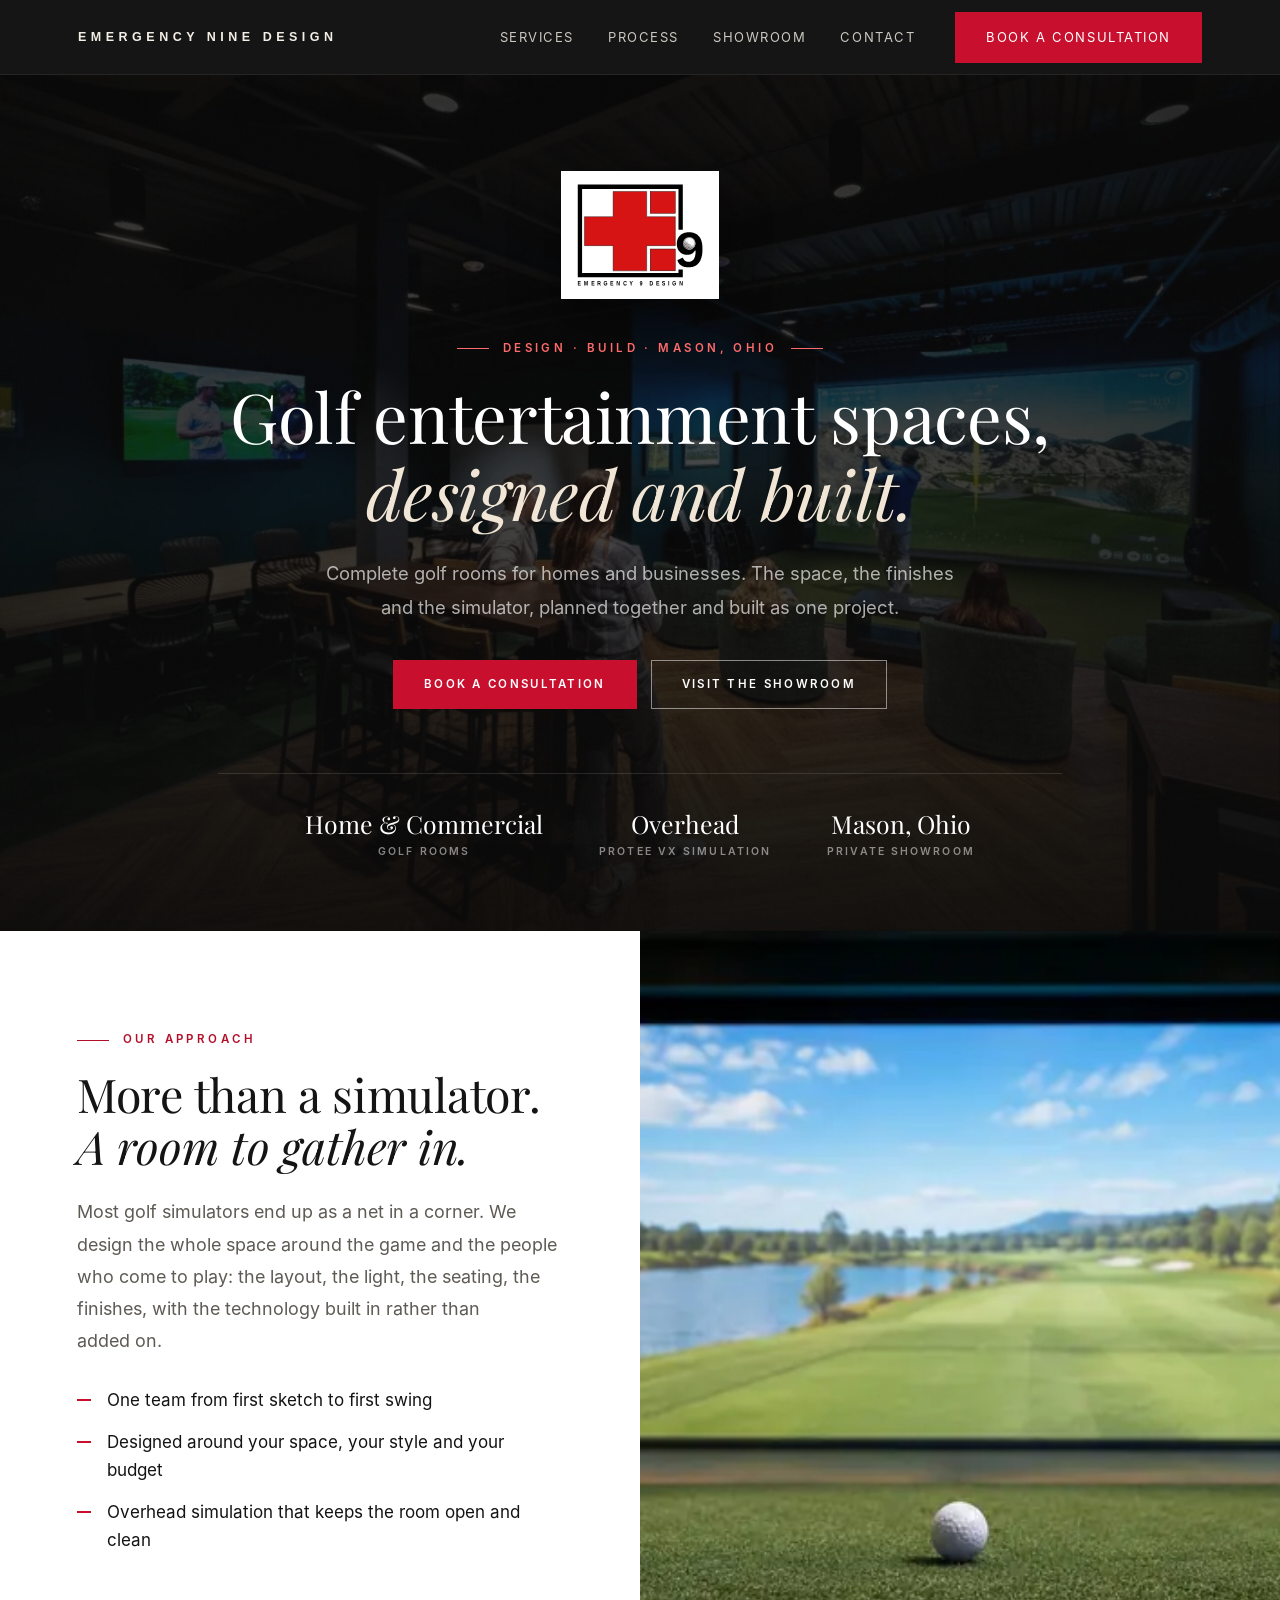
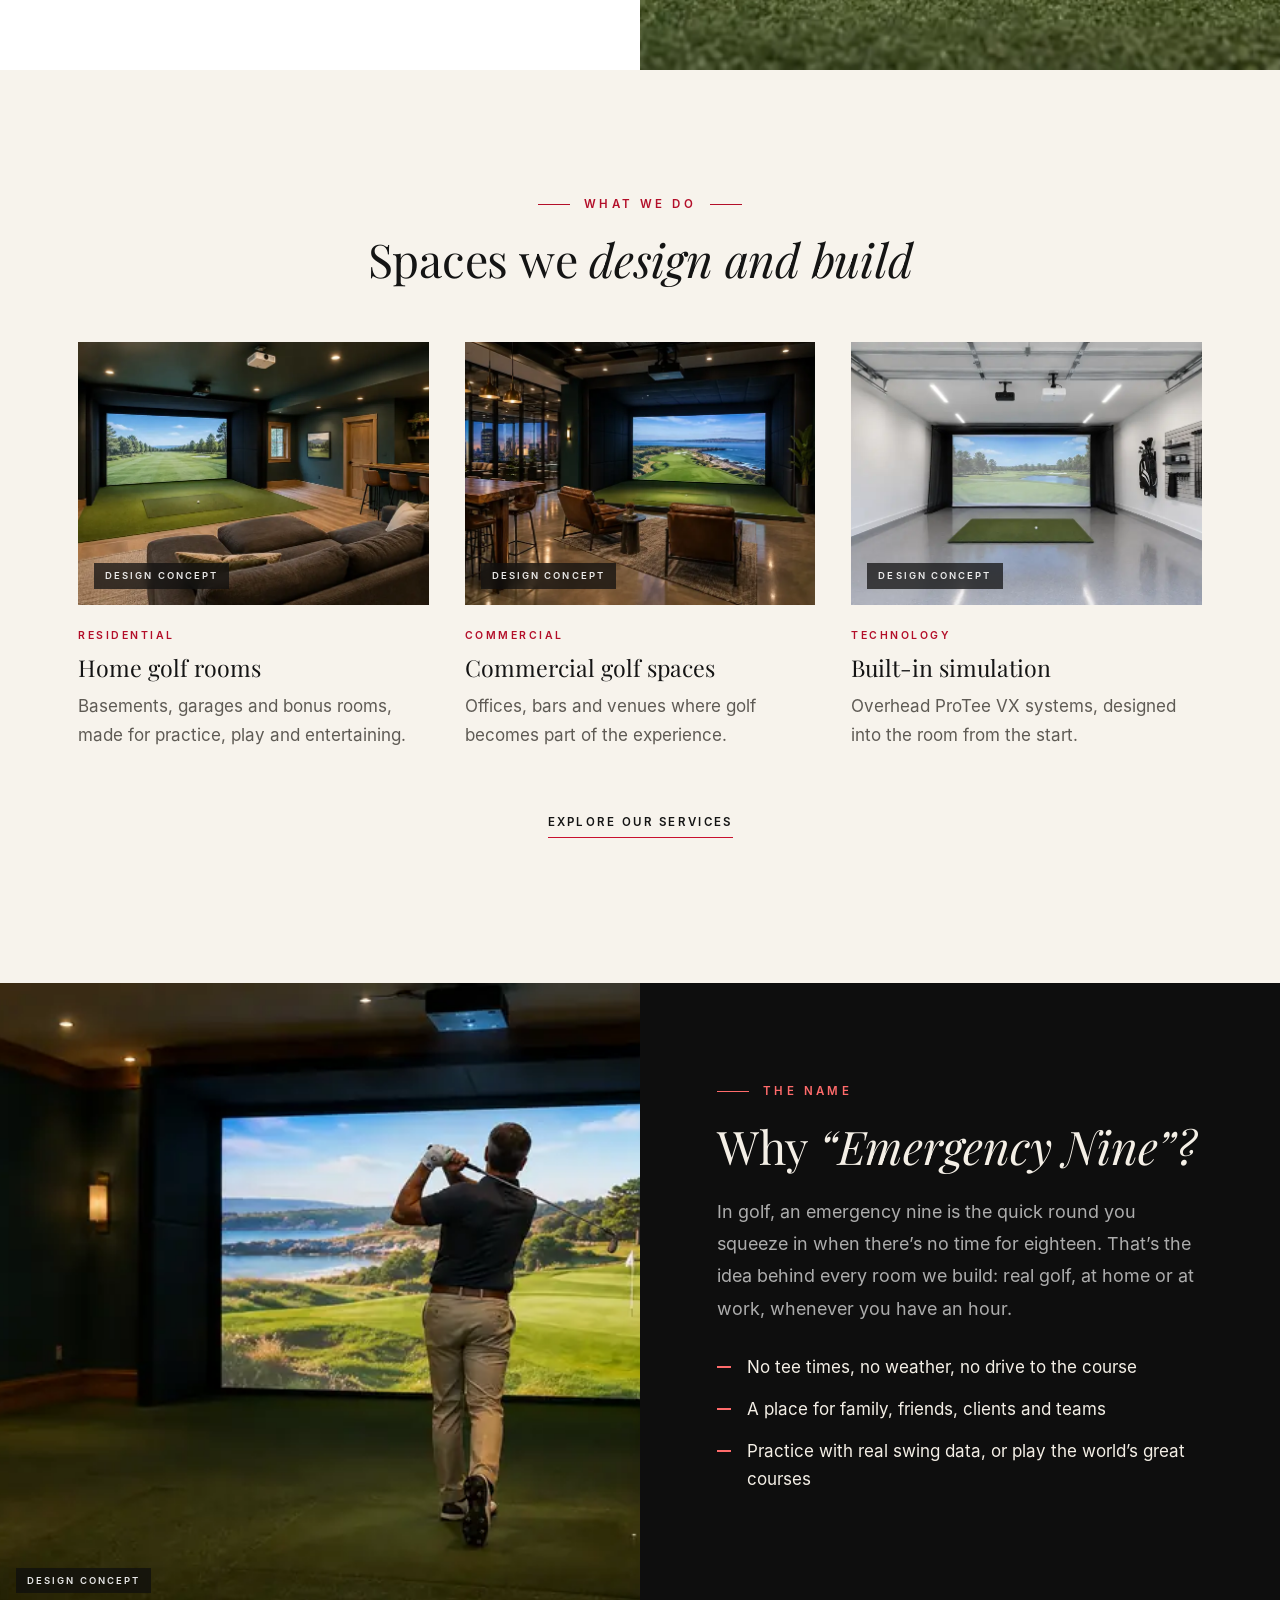
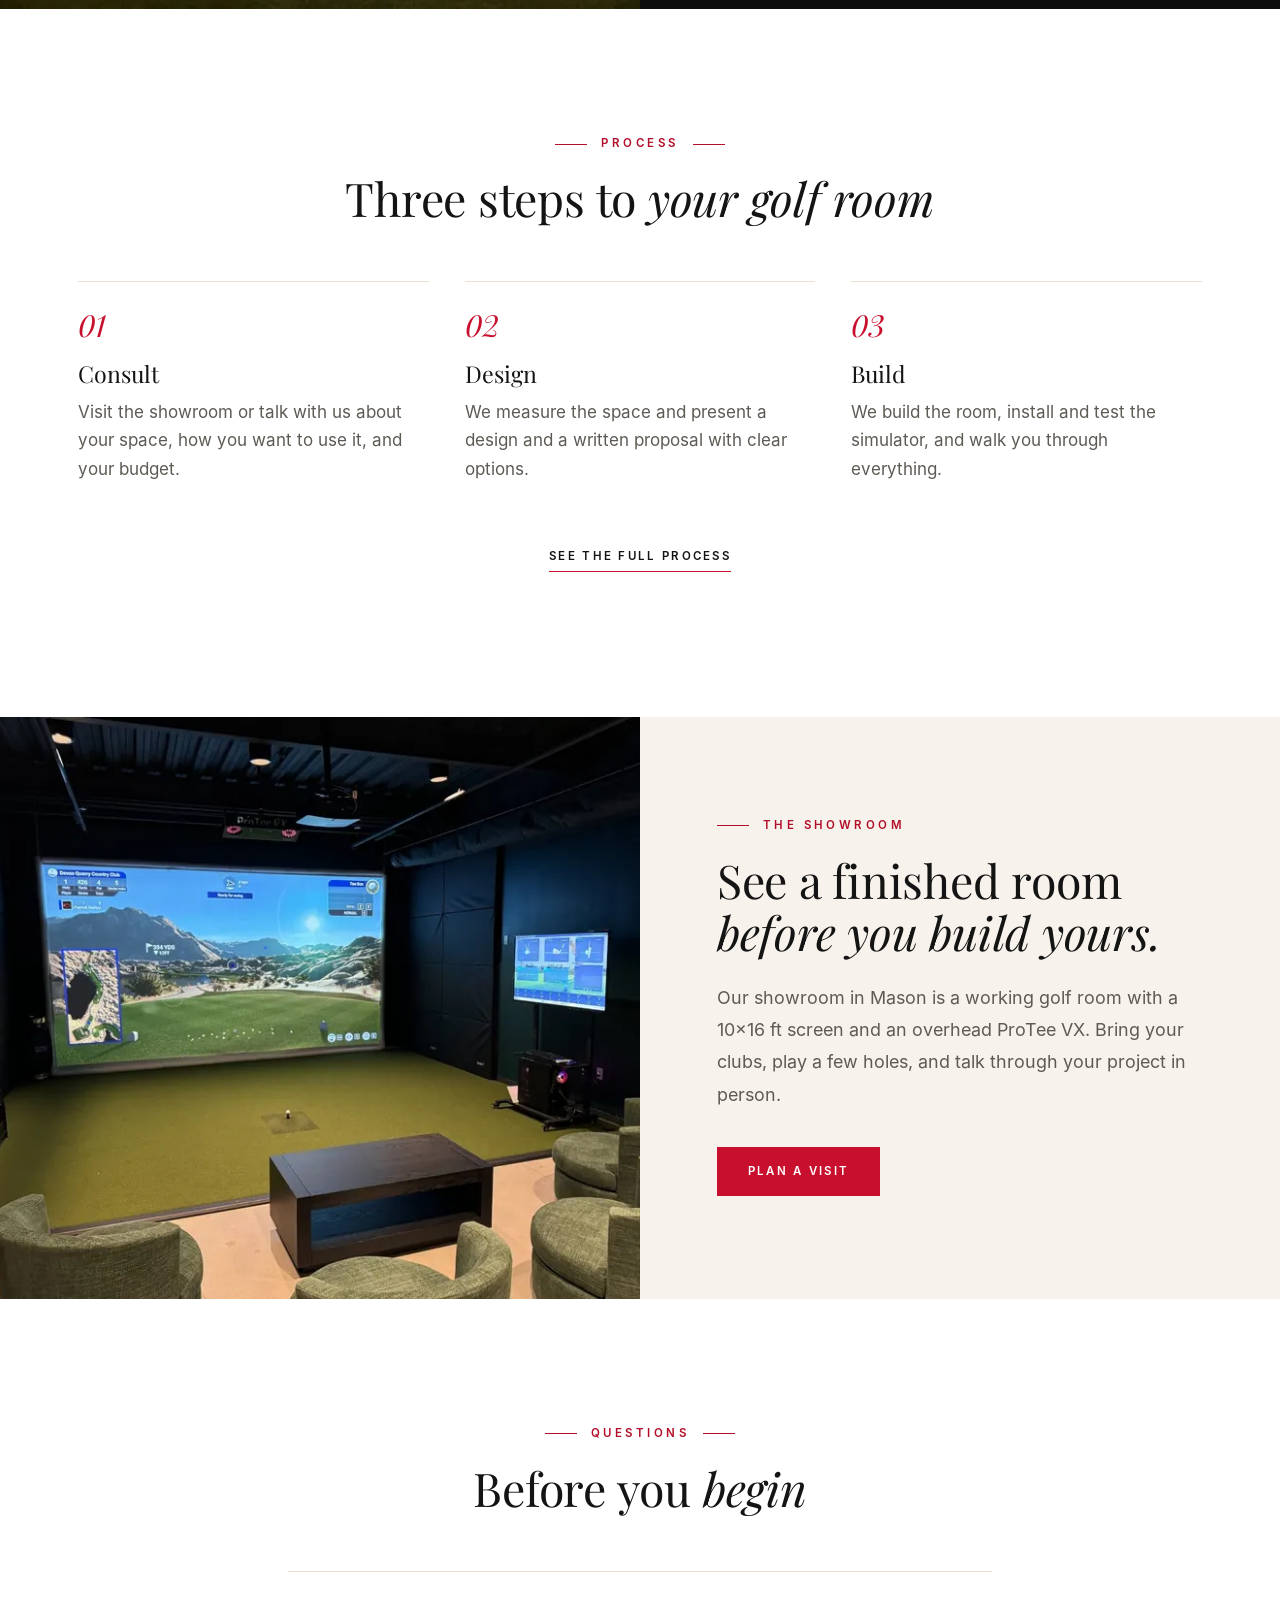
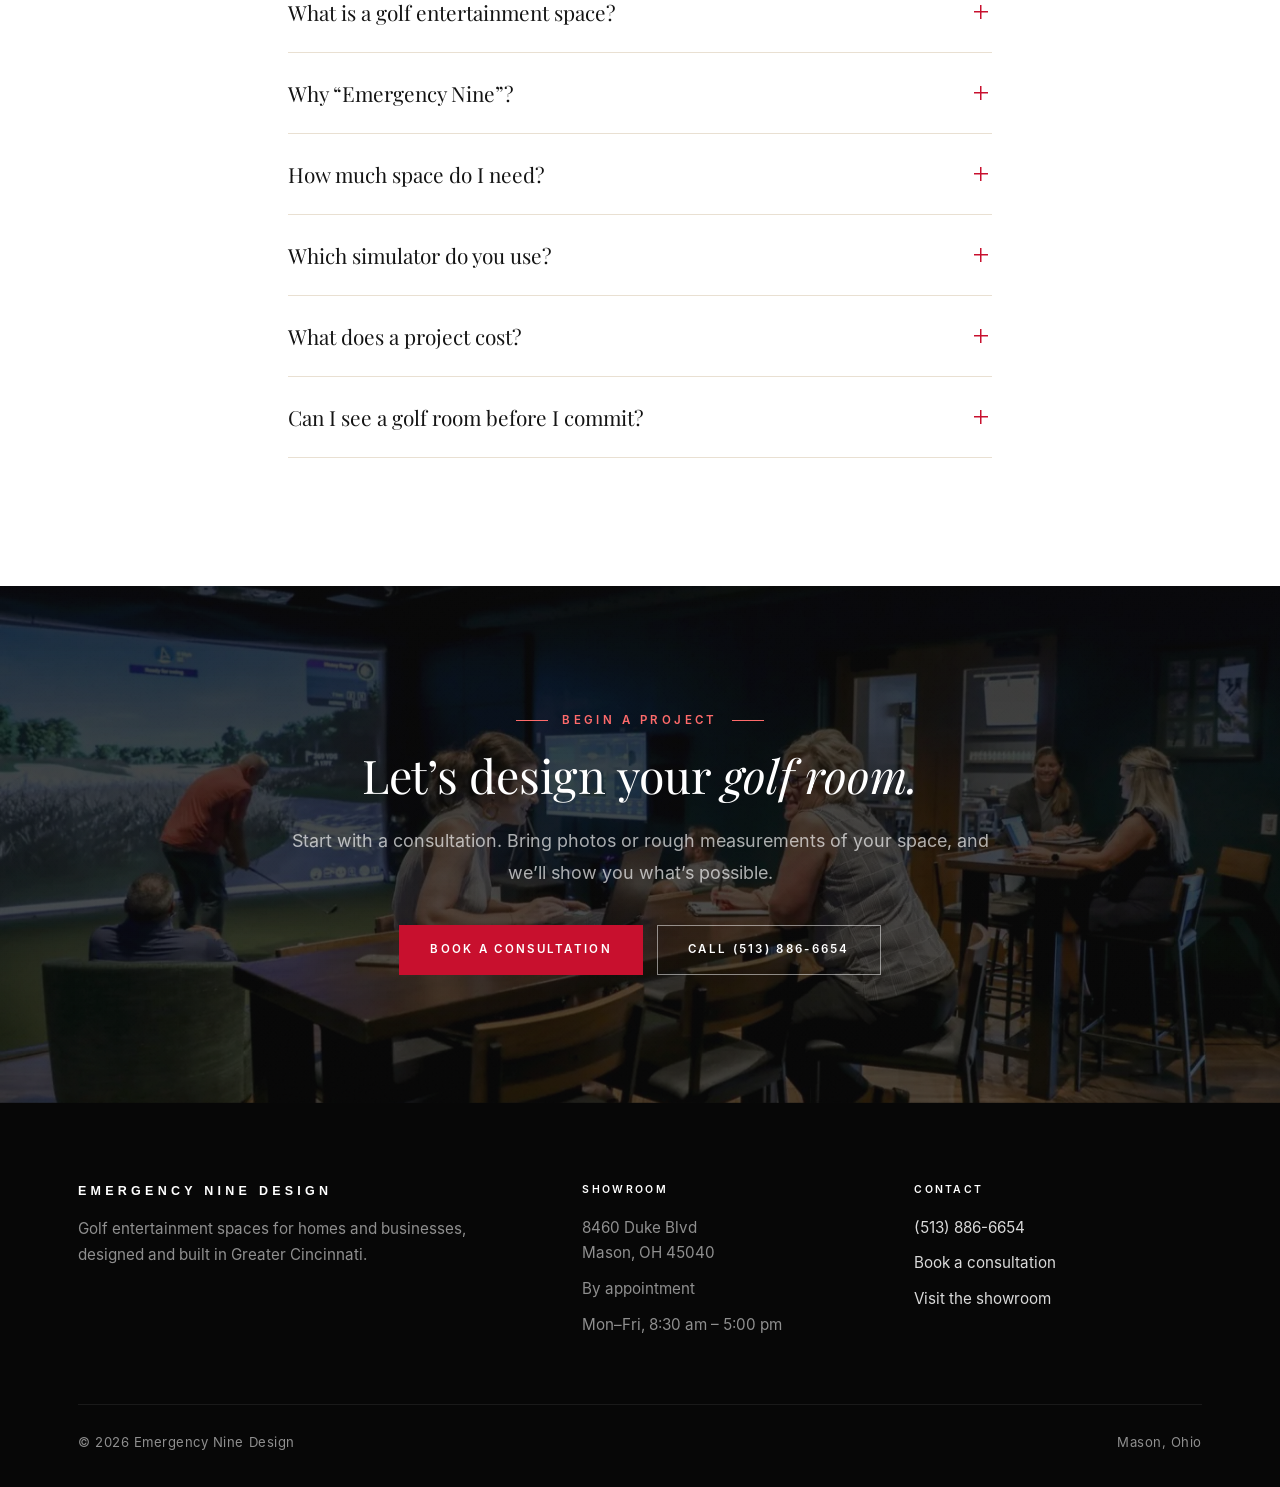
<file: index.html>
<!DOCTYPE html>
<html lang="en">
<head>
<meta charset="utf-8">
<meta name="viewport" content="width=device-width, initial-scale=1">
<title>Emergency Nine Design | Golf Entertainment Spaces, Designed and Built</title>
<meta name="description" content="Emergency Nine Design designs and builds golf entertainment spaces for homes and businesses around Cincinnati, with overhead golf simulation built in. Showroom in Mason, Ohio.">
<meta name="robots" content="index, follow, max-image-preview:large">
<link rel="canonical" href="https://e9design.net/">
<meta property="og:type" content="website">
<meta property="og:site_name" content="Emergency Nine Design">
<meta property="og:title" content="Emergency Nine Design | Golf Entertainment Spaces, Designed and Built">
<meta property="og:description" content="Emergency Nine Design designs and builds golf entertainment spaces for homes and businesses around Cincinnati, with overhead golf simulation built in. Showroom in Mason, Ohio.">
<meta property="og:url" content="https://e9design.net/">
<meta property="og:image" content="https://e9design.net/images/showroom-wide.jpg">
<meta name="twitter:card" content="summary_large_image">
<meta name="theme-color" content="#0E0E0E">
<link rel="icon" href="/favicon.svg?v=3" type="image/svg+xml">
<link rel="icon" href="/favicon.ico?v=3" sizes="48x48">
<link rel="apple-touch-icon" href="/apple-touch-icon.png?v=3">
<link rel="preload" href="/fonts/playfair-display.woff2" as="font" type="font/woff2" crossorigin>
<link rel="preload" href="/fonts/inter-regular.woff2" as="font" type="font/woff2" crossorigin>
<link rel="stylesheet" href="/css/site.css?v=7780b75446">
<script type="application/ld+json">{
 "@context": "https://schema.org",
 "@type": "HomeAndConstructionBusiness",
 "@id": "https://e9design.net/#business",
 "name": "Emergency Nine Design",
 "alternateName": [
  "E9 Design",
  "Emergency 9 Design"
 ],
 "description": "Design and build of golf entertainment spaces for homes and businesses, with overhead golf simulation built in. Showroom in Mason, Ohio.",
 "url": "https://e9design.net/",
 "telephone": "+1-513-886-6654",
 "image": "https://e9design.net/images/showroom-wide.jpg",
 "logo": "https://e9design.net/images/logo/e9-logo-600.png",
 "address": {
  "@type": "PostalAddress",
  "streetAddress": "8460 Duke Blvd",
  "addressLocality": "Mason",
  "addressRegion": "OH",
  "postalCode": "45040",
  "addressCountry": "US"
 },
 "openingHoursSpecification": [
  {
   "@type": "OpeningHoursSpecification",
   "dayOfWeek": [
    "Monday",
    "Tuesday",
    "Wednesday",
    "Thursday",
    "Friday"
   ],
   "opens": "08:30",
   "closes": "17:00"
  }
 ],
 "areaServed": [
  "Mason OH",
  "Cincinnati OH",
  "Dayton OH",
  "Southwest Ohio"
 ]
}</script>
<script type="application/ld+json">{
 "@context": "https://schema.org",
 "@type": "FAQPage",
 "mainEntity": [
  {
   "@type": "Question",
   "name": "What is a golf entertainment space?",
   "acceptedAnswer": {
    "@type": "Answer",
    "text": "A room built around golf and the people who gather to play: the simulator bay, lighting, sound, seating, a place to set a drink, and finishes that make it feel like part of your home or business. We design and build the whole room, not just the simulator."
   }
  },
  {
   "@type": "Question",
   "name": "Why “Emergency Nine”?",
   "acceptedAnswer": {
    "@type": "Answer",
    "text": "In golf, an emergency nine is the quick round you squeeze in when there’s no time for eighteen. A golf room at home or at work makes that round possible any evening of the week."
   }
  },
  {
   "@type": "Question",
   "name": "How much space do I need?",
   "acceptedAnswer": {
    "@type": "Answer",
    "text": "A common starting point is a ceiling of about 9–10 feet, a width of 12–16 feet and a depth of 15–20 feet. Ceiling height matters most for a full driver swing. We measure your space and tell you honestly what will work before you commit to anything."
   }
  },
  {
   "@type": "Question",
   "name": "Which simulator do you use?",
   "acceptedAnswer": {
    "@type": "Answer",
    "text": "Most of our builds use the ProTee VX, an overhead launch monitor mounted on the ceiling above the hitting area. Nothing sits on the floor, so the room stays open and uncluttered."
   }
  },
  {
   "@type": "Question",
   "name": "What does a project cost?",
   "acceptedAnswer": {
    "@type": "Answer",
    "text": "It depends on the size of the space, the finishes and the technology. After a consultation and a look at your space, you receive a written proposal with clear options."
   }
  },
  {
   "@type": "Question",
   "name": "Can I see a golf room before I commit?",
   "acceptedAnswer": {
    "@type": "Answer",
    "text": "Yes. Our showroom in Mason is a working golf room. Book a visit, bring your clubs, and play a few holes."
   }
  }
 ]
}</script>
<link rel="preload" as="image" type="image/webp" imagesrcset="/images/showroom-wide-sm.webp 800w, /images/showroom-wide-lg.webp 1400w" imagesizes="100vw">
</head>
<body>
<a class="skip" href="#main">Skip to main content</a>
<header class="site-header">
  <div class="wrap">
    <a class="brand" href="/">Emergency Nine Design</a>
    <button class="menu-toggle" type="button" aria-expanded="false" aria-controls="site-nav">Menu</button>
    <nav class="nav" id="site-nav" aria-label="Main">
      <a href="/services/">Services</a>
      <a href="/process/">Process</a>
      <a href="/showroom/">Showroom</a>
      <a href="/contact/">Contact</a>
      <a class="btn" href="/contact/">Book a Consultation</a>
    </nav>
  </div>
</header>
<main id="main">
<section class="hero">
  <div class="hero-bg"><picture><source type="image/webp" srcset="/images/showroom-wide-sm.webp 800w, /images/showroom-wide-lg.webp 1400w" sizes="100vw"><img src="/images/showroom-wide.jpg" width="1200" height="675" alt="Golfer hitting a shot on the large screen in the Emergency Nine showroom while guests relax nearby" fetchpriority="high"></picture></div>
  <div class="hero-overlay"></div><div class="grain"></div>
  <div class="hero-content">
    <div class="hero-logo rise"><img src="/images/logo/e9-logo.svg" width="652" height="528" alt="Emergency 9 Design logo: a red cross and the number 9 with a golf ball"></div>
    <div class="center"><p class="eyebrow rise d1">Design · Build · Mason, Ohio</p></div>
    <h1 class="rise d2">Golf entertainment spaces, <em>designed and built.</em></h1>
    <p class="lead rise d3">Complete golf rooms for homes and businesses. The space, the finishes and the simulator, planned together and built as one project.</p>
    <div class="actions center rise d4">
      <a class="btn" href="/contact/">Book a Consultation</a>
      <a class="btn btn-ghost" href="/showroom/">Visit the Showroom</a>
    </div>
    <div class="hero-facts rise d5">
      <div><b>Home &amp; Commercial</b><span>Golf rooms</span></div>
      <div><b>Overhead</b><span>ProTee VX simulation</span></div>
      <div><b>Mason, Ohio</b><span>Private showroom</span></div>
    </div>
  </div>
</section>

<section class="bleed">
  <div class="wrap split">
    <div>
      <p class="eyebrow">Our approach</p>
      <h2>More than a simulator.<br><em>A room to gather in.</em></h2>
      <p class="lead">Most golf simulators end up as a net in a corner. We design the whole space around the game and the people who come to play: the layout, the light, the seating, the finishes, with the technology built in rather than added&nbsp;on.</p>
      <ul class="checks">
        <li>One team from first sketch to first swing</li>
        <li>Designed around your space, your style and your budget</li>
        <li>Overhead simulation that keeps the room open and clean</li>
      </ul>
    </div>
    <figure class="photo r45"><picture><source type="image/webp" srcset="/images/ai-screen-ball-sm.webp 800w, /images/ai-screen-ball-lg.webp 1400w" sizes="(max-width: 880px) 100vw, 560px"><img src="/images/ai-screen-ball.jpg" width="1200" height="612" alt="Golf ball on turf in front of a large simulator screen in a dark, open golf room" loading="lazy" decoding="async"></picture></figure>
  </div>
</section>

<section class="ivory">
  <div class="wrap">
    <div class="head center">
      <p class="eyebrow">What we do</p>
      <h2>Spaces we <em>design and build</em></h2>
    </div>
    <div class="grid g3">
      <div class="feature"><figure class="photo r43"><picture><source type="image/webp" srcset="/images/ai-basement-sm.webp 800w, /images/ai-basement-lg.webp 1400w" sizes="(max-width: 960px) 100vw, 370px"><img src="/images/ai-basement.jpg" width="1200" height="800" alt="Basement golf room with sofa seating and a bar" loading="lazy" decoding="async"></picture><span class="tag">Design concept</span></figure><span class="num">Residential</span><h3>Home golf rooms</h3><p>Basements, garages and bonus rooms, made for practice, play and entertaining.</p></div>
      <div class="feature"><figure class="photo r43"><picture><source type="image/webp" srcset="/images/ai-commercial-sm.webp 800w, /images/ai-commercial-lg.webp 1400w" sizes="(max-width: 960px) 100vw, 370px"><img src="/images/ai-commercial.jpg" width="1200" height="800" alt="Commercial golf lounge with leather chairs and a high-top table" loading="lazy" decoding="async"></picture><span class="tag">Design concept</span></figure><span class="num">Commercial</span><h3>Commercial golf spaces</h3><p>Offices, bars and venues where golf becomes part of the experience.</p></div>
      <div class="feature"><figure class="photo r43"><picture><source type="image/webp" srcset="/images/ai-garage-sm.webp 800w, /images/ai-garage-lg.webp 1400w" sizes="(max-width: 960px) 100vw, 370px"><img src="/images/ai-garage.jpg" width="1200" height="800" alt="Garage golf room with a ceiling-mounted launch monitor and turf mat" loading="lazy" decoding="async"></picture><span class="tag">Design concept</span></figure><span class="num">Technology</span><h3>Built-in simulation</h3><p>Overhead ProTee VX systems, designed into the room from the start.</p></div>
    </div>
    <p class="center" style="margin-top:56px"><a class="text-link" href="/services/">Explore our services</a></p>
  </div>
</section>

<section class="bleed dark">
  <div class="wrap split flip">
    <div>
      <p class="eyebrow">The name</p>
      <h2>Why <em>“Emergency Nine”?</em></h2>
      <p class="lead">In golf, an emergency nine is the quick round you squeeze in when there’s no time for eighteen. That’s the idea behind every room we build: real golf, at home or at work, whenever you have an hour.</p>
      <ul class="checks">
        <li>No tee times, no weather, no drive to the course</li>
        <li>A place for family, friends, clients and teams</li>
        <li>Practice with real swing data, or play the world’s great courses</li>
      </ul>
    </div>
    <figure class="photo r45 focus-right"><picture><source type="image/webp" srcset="/images/ai-home-swing-sm.webp 800w, /images/ai-home-swing-lg.webp 1400w" sizes="(max-width: 880px) 100vw, 560px"><img src="/images/ai-home-swing.jpg" width="1200" height="675" alt="Golfer mid-swing in a dark home golf room facing a large screen showing a seaside golf hole" loading="lazy" decoding="async"></picture><span class="tag">Design concept</span></figure>
  </div>
</section>

<section>
  <div class="wrap">
    <div class="head center">
      <p class="eyebrow">Process</p>
      <h2>Three steps to <em>your golf room</em></h2>
    </div>
    <div class="grid g3 steps">
      <div class="step"><h3>Consult</h3><p>Visit the showroom or talk with us about your space, how you want to use it, and your budget.</p></div>
      <div class="step"><h3>Design</h3><p>We measure the space and present a design and a written proposal with clear options.</p></div>
      <div class="step"><h3>Build</h3><p>We build the room, install and test the simulator, and walk you through everything.</p></div>
    </div>
    <p class="center" style="margin-top:56px"><a class="text-link" href="/process/">See the full process</a></p>
  </div>
</section>

<section class="bleed ivory">
  <div class="wrap split">
    <figure class="photo r43"><picture><source type="image/webp" srcset="/images/simulator-bay-sm.webp 800w, /images/simulator-bay-lg.webp 1400w" sizes="(max-width: 860px) 100vw, 560px"><img src="/images/simulator-bay.jpg" width="1200" height="900" alt="The showroom golf bay with a 10 by 16 foot screen and lounge chairs" loading="lazy" decoding="async"></picture></figure>
    <div>
      <p class="eyebrow">The showroom</p>
      <h2>See a finished room <em>before you build yours.</em></h2>
      <p class="lead">Our showroom in Mason is a working golf room with a 10×16 ft screen and an overhead ProTee VX. Bring your clubs, play a few holes, and talk through your project in person.</p>
      <div class="actions"><a class="btn" href="/showroom/">Plan a Visit</a></div>
    </div>
  </div>
</section>

<section>
  <div class="wrap narrow">
    <div class="head center">
      <p class="eyebrow">Questions</p>
      <h2>Before you <em>begin</em></h2>
    </div>
    <div class="faq">
      <details><summary>What is a golf entertainment space?</summary><p>A room built around golf and the people who gather to play: the simulator bay, lighting, sound, seating, a place to set a drink, and finishes that make it feel like part of your home or business. We design and build the whole room, not just the simulator.</p></details>
      <details><summary>Why “Emergency Nine”?</summary><p>In golf, an emergency nine is the quick round you squeeze in when there’s no time for eighteen. A golf room at home or at work makes that round possible any evening of the week.</p></details>
      <details><summary>How much space do I need?</summary><p>A common starting point is a ceiling of about 9–10 feet, a width of 12–16 feet and a depth of 15–20 feet. Ceiling height matters most for a full driver swing. We measure your space and tell you honestly what will work before you commit to anything.</p></details>
      <details><summary>Which simulator do you use?</summary><p>Most of our builds use the ProTee VX, an overhead launch monitor mounted on the ceiling above the hitting area. Nothing sits on the floor, so the room stays open and uncluttered.</p></details>
      <details><summary>What does a project cost?</summary><p>It depends on the size of the space, the finishes and the technology. After a consultation and a look at your space, you receive a written proposal with clear options.</p></details>
      <details><summary>Can I see a golf room before I commit?</summary><p>Yes. Our showroom in Mason is a working golf room. Book a visit, bring your clubs, and play a few holes.</p></details>
    </div>
  </div>
</section>
</main>
<section class="cta center">
  <div class="hero-bg"><picture><source type="image/webp" srcset="/images/showroom-in-use-sm.webp 800w, /images/showroom-in-use-lg.webp 1400w" sizes="100vw"><img src="/images/showroom-in-use.jpg" width="1200" height="770" alt="" loading="lazy" decoding="async"></picture></div><div class="hero-overlay"></div><div class="grain"></div>
  <div class="wrap narrow">
    <p class="eyebrow">Begin a project</p>
    <h2>Let’s design your <em>golf room.</em></h2>
    <p class="lead">Start with a consultation. Bring photos or rough measurements of your space, and we’ll show you what’s possible.</p>
    <div class="actions">
      <a class="btn" href="/contact/">Book a Consultation</a>
      <a class="btn btn-ghost" href="tel:+15138866654">Call (513) 886-6654</a>
    </div>
  </div>
</section>
<footer class="site-footer">
  <div class="wrap">
    <div class="foot-grid">
      <div>
        <p class="foot-brand">Emergency Nine Design</p>
        <p style="max-width:28em">Golf entertainment spaces for homes and businesses, designed and built in Greater Cincinnati.</p>
      </div>
      <div>
        <h3>Showroom</h3>
        <ul>
          <li>8460 Duke Blvd<br>Mason, OH 45040</li>
          <li>By appointment</li>
          <li>Mon–Fri, 8:30 am – 5:00 pm</li>
        </ul>
      </div>
      <div>
        <h3>Contact</h3>
        <ul>
          <li><a href="tel:+15138866654">(513) 886-6654</a></li>
          <li><a href="/contact/">Book a consultation</a></li>
          <li><a href="/showroom/">Visit the showroom</a></li>
        </ul>
      </div>
    </div>
    <div class="foot-base"><span>© 2026 Emergency Nine Design</span><span>Mason, Ohio</span></div>
  </div>
</footer>
<div class="mobile-contact"><a href="tel:+15138866654">Call</a><a href="/contact/">Consultation</a></div>
<script>(function(){var b=document.querySelector(".menu-toggle"),n=document.getElementById("site-nav");if(!b||!n)return;b.addEventListener("click",function(){var o=n.classList.toggle("open");b.setAttribute("aria-expanded",o?"true":"false");b.textContent=o?"Close":"Menu";});})();</script>
<script id="e9-contact-clicks">/* GA4: count phone and email taps (phone_click / email_click) with where the link sits. Sends nothing until GA4 is added. */(function(){document.addEventListener("click",function(e){var a=e.target&&e.target.closest&&e.target.closest('a[href^="tel:"],a[href^="mailto:"]');if(!a)return;var h=a.getAttribute("href")||"",ev=h.slice(0,4).toLowerCase()==="tel:"?"phone_click":"email_click";var where=a.closest(".mobile-contact")?"mobile_bar":a.closest("footer")?"footer":a.closest("header")?"header":"page";if(typeof gtag==="function")gtag("event",ev,{link_url:h.split("?")[0],link_location:where,page_path:location.pathname});},true);})();</script>
</body>
</html>
</file>
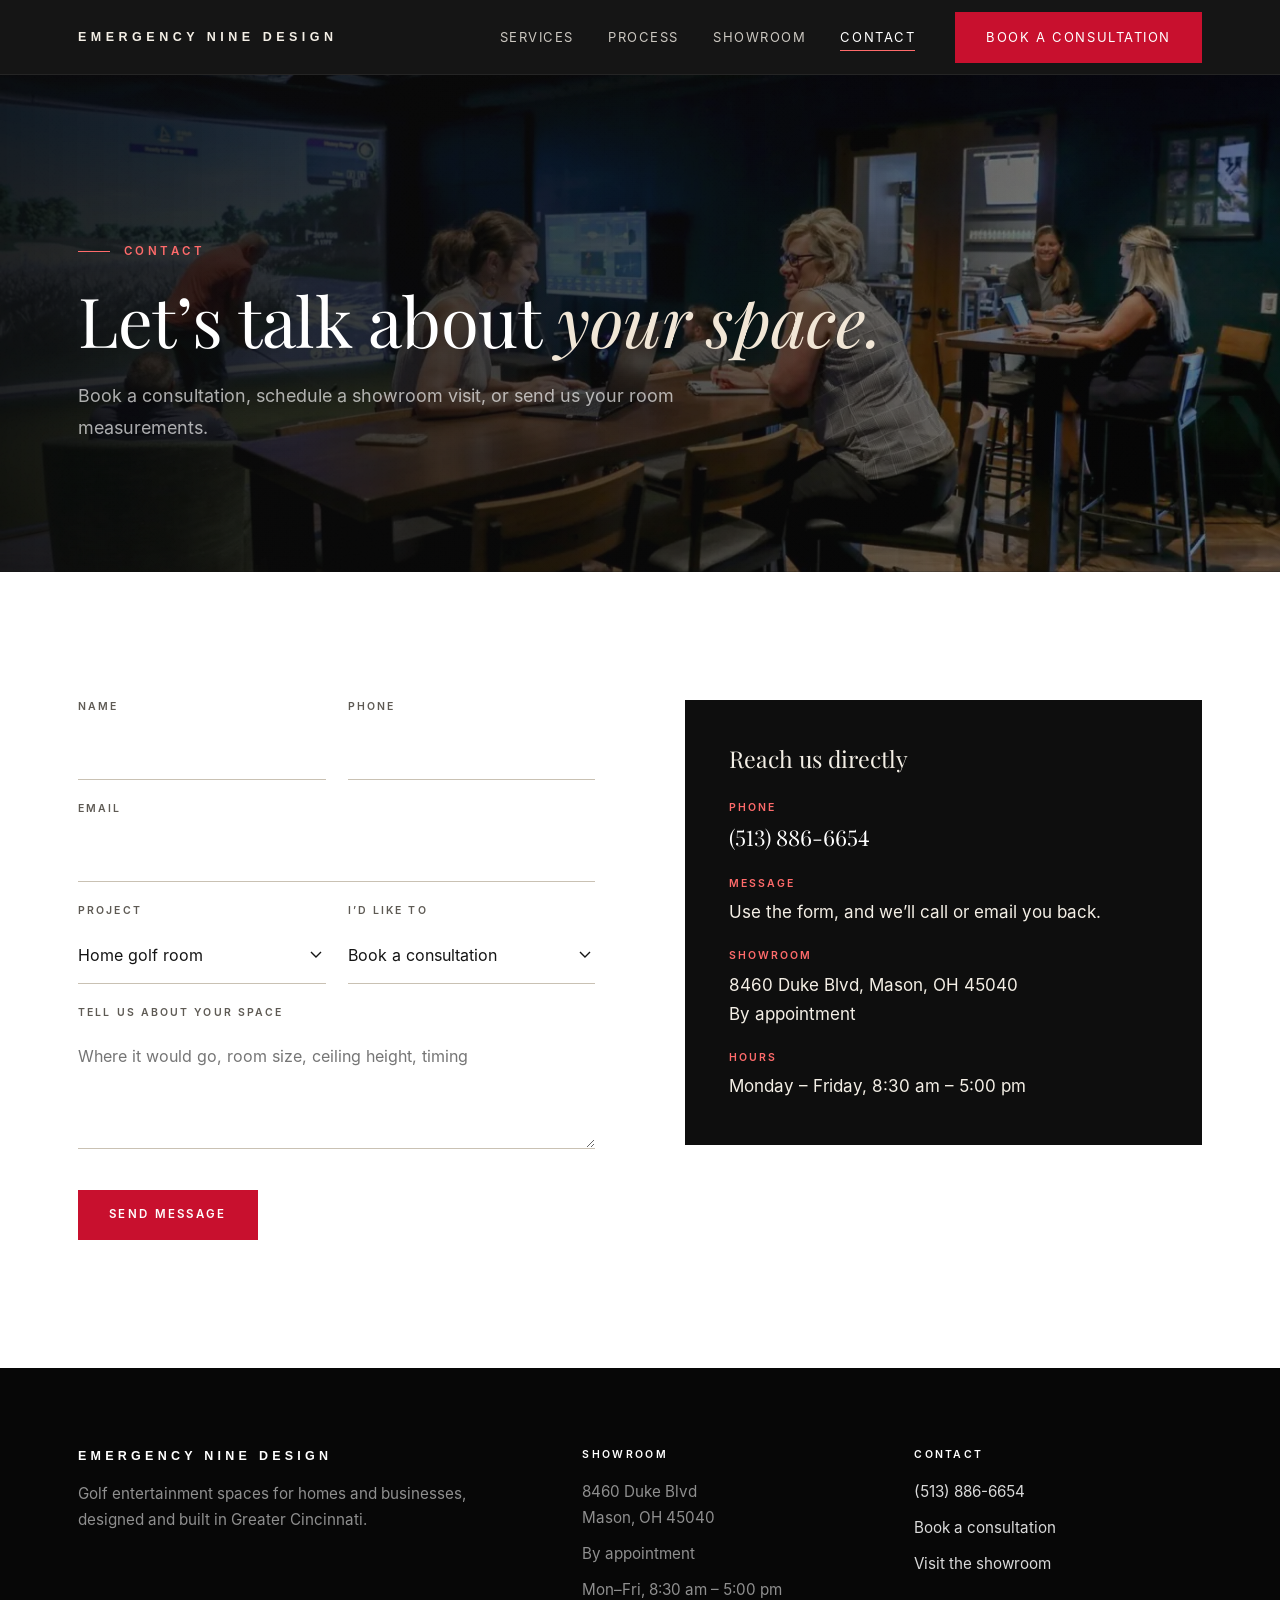
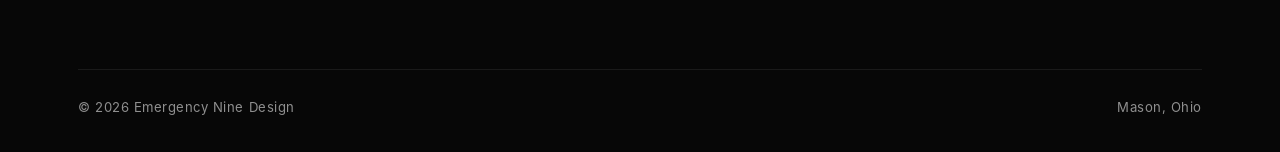
<file: contact/index.html>
<!DOCTYPE html>
<html lang="en">
<head>
<meta charset="utf-8">
<meta name="viewport" content="width=device-width, initial-scale=1">
<title>Book a Consultation | Emergency Nine Design</title>
<meta name="description" content="Book a consultation or showroom visit for a home or commercial golf room. Call (513) 886-6654 or send Emergency Nine Design a message.">
<meta name="robots" content="index, follow, max-image-preview:large">
<link rel="canonical" href="https://e9design.net/contact/">
<meta property="og:type" content="website">
<meta property="og:site_name" content="Emergency Nine Design">
<meta property="og:title" content="Book a Consultation | Emergency Nine Design">
<meta property="og:description" content="Book a consultation or showroom visit for a home or commercial golf room. Call (513) 886-6654 or send Emergency Nine Design a message.">
<meta property="og:url" content="https://e9design.net/contact/">
<meta property="og:image" content="https://e9design.net/images/ai-home-swing.jpg">
<meta name="twitter:card" content="summary_large_image">
<meta name="theme-color" content="#0E0E0E">
<link rel="icon" href="/favicon.svg?v=3" type="image/svg+xml">
<link rel="icon" href="/favicon.ico?v=3" sizes="48x48">
<link rel="apple-touch-icon" href="/apple-touch-icon.png?v=3">
<link rel="preload" href="/fonts/playfair-display.woff2" as="font" type="font/woff2" crossorigin>
<link rel="preload" href="/fonts/inter-regular.woff2" as="font" type="font/woff2" crossorigin>
<link rel="stylesheet" href="/css/site.css?v=7780b75446">
</head>
<body>
<a class="skip" href="#main">Skip to main content</a>
<header class="site-header">
  <div class="wrap">
    <a class="brand" href="/">Emergency Nine Design</a>
    <button class="menu-toggle" type="button" aria-expanded="false" aria-controls="site-nav">Menu</button>
    <nav class="nav" id="site-nav" aria-label="Main">
      <a href="/services/">Services</a>
      <a href="/process/">Process</a>
      <a href="/showroom/">Showroom</a>
      <a href="/contact/" aria-current="page">Contact</a>
      <a class="btn" href="/contact/">Book a Consultation</a>
    </nav>
  </div>
</header>
<main id="main">
<section class="page-hero">
  <div class="hero-bg"><picture><source type="image/webp" srcset="/images/showroom-in-use-sm.webp 800w, /images/showroom-in-use-lg.webp 1400w" sizes="100vw"><img src="/images/showroom-in-use.jpg" width="1200" height="770" alt="Guests working at high-top tables while a golfer plays on the showroom screen" fetchpriority="high"></picture></div><div class="hero-overlay"></div><div class="grain"></div>
  <div class="wrap">
    <p class="eyebrow rise">Contact</p>
    <h1 class="rise d1">Let’s talk about <em>your space.</em></h1>
    <p class="lead rise d2">Book a consultation, schedule a showroom visit, or send us your room measurements.</p>
  </div>
</section>

<section>
  <div class="wrap split" style="align-items:start">
    <form name="contact" method="POST" action="/thank-you/" data-netlify="true" netlify-honeypot="company-website">
      <input type="hidden" name="form-name" value="contact">
      <p class="hidden"><label>Leave this empty <input name="company-website" tabindex="-1" autocomplete="off"></label></p>
      <div class="form-row">
        <div><label for="f-name">Name</label><input id="f-name" name="name" autocomplete="name" required></div>
        <div><label for="f-phone">Phone</label><input id="f-phone" name="phone" type="tel" autocomplete="tel"></div>
      </div>
      <div><label for="f-email">Email</label><input id="f-email" name="email" type="email" autocomplete="email" required></div>
      <div class="form-row">
        <div><label for="f-type">Project</label>
          <select id="f-type" name="project">
            <option>Home golf room</option><option>Commercial golf space</option><option>Not sure yet</option>
          </select></div>
        <div><label for="f-want">I’d like to</label>
          <select id="f-want" name="request">
            <option>Book a consultation</option><option>Visit the showroom</option><option>Ask a question</option>
          </select></div>
      </div>
      <div><label for="f-msg">Tell us about your space</label><textarea id="f-msg" name="message" placeholder="Where it would go, room size, ceiling height, timing"></textarea></div>
      <div><button class="btn" type="submit">Send Message</button></div>
    </form>
    <div class="panel dark">
      <h3>Reach us directly</h3>
      <dl style="margin-top:28px">
        <dt>Phone</dt><dd><a href="tel:+15138866654">(513) 886-6654</a></dd>
        <dt>Message</dt><dd>Use the form, and we’ll call or email you back.</dd>
        <dt>Showroom</dt><dd>8460 Duke Blvd, Mason, OH 45040<br>By appointment</dd>
        <dt>Hours</dt><dd>Monday – Friday, 8:30 am – 5:00 pm</dd>
      </dl>
    </div>
  </div>
</section>
</main>
<footer class="site-footer">
  <div class="wrap">
    <div class="foot-grid">
      <div>
        <p class="foot-brand">Emergency Nine Design</p>
        <p style="max-width:28em">Golf entertainment spaces for homes and businesses, designed and built in Greater Cincinnati.</p>
      </div>
      <div>
        <h3>Showroom</h3>
        <ul>
          <li>8460 Duke Blvd<br>Mason, OH 45040</li>
          <li>By appointment</li>
          <li>Mon–Fri, 8:30 am – 5:00 pm</li>
        </ul>
      </div>
      <div>
        <h3>Contact</h3>
        <ul>
          <li><a href="tel:+15138866654">(513) 886-6654</a></li>
          <li><a href="/contact/">Book a consultation</a></li>
          <li><a href="/showroom/">Visit the showroom</a></li>
        </ul>
      </div>
    </div>
    <div class="foot-base"><span>© 2026 Emergency Nine Design</span><span>Mason, Ohio</span></div>
  </div>
</footer>
<div class="mobile-contact"><a href="tel:+15138866654">Call</a><a href="/contact/">Consultation</a></div>
<script>(function(){var b=document.querySelector(".menu-toggle"),n=document.getElementById("site-nav");if(!b||!n)return;b.addEventListener("click",function(){var o=n.classList.toggle("open");b.setAttribute("aria-expanded",o?"true":"false");b.textContent=o?"Close":"Menu";});})();</script>
<script id="e9-contact-clicks">/* GA4: count phone and email taps (phone_click / email_click) with where the link sits. Sends nothing until GA4 is added. */(function(){document.addEventListener("click",function(e){var a=e.target&&e.target.closest&&e.target.closest('a[href^="tel:"],a[href^="mailto:"]');if(!a)return;var h=a.getAttribute("href")||"",ev=h.slice(0,4).toLowerCase()==="tel:"?"phone_click":"email_click";var where=a.closest(".mobile-contact")?"mobile_bar":a.closest("footer")?"footer":a.closest("header")?"header":"page";if(typeof gtag==="function")gtag("event",ev,{link_url:h.split("?")[0],link_location:where,page_path:location.pathname});},true);})();</script>
</body>
</html>
</file>
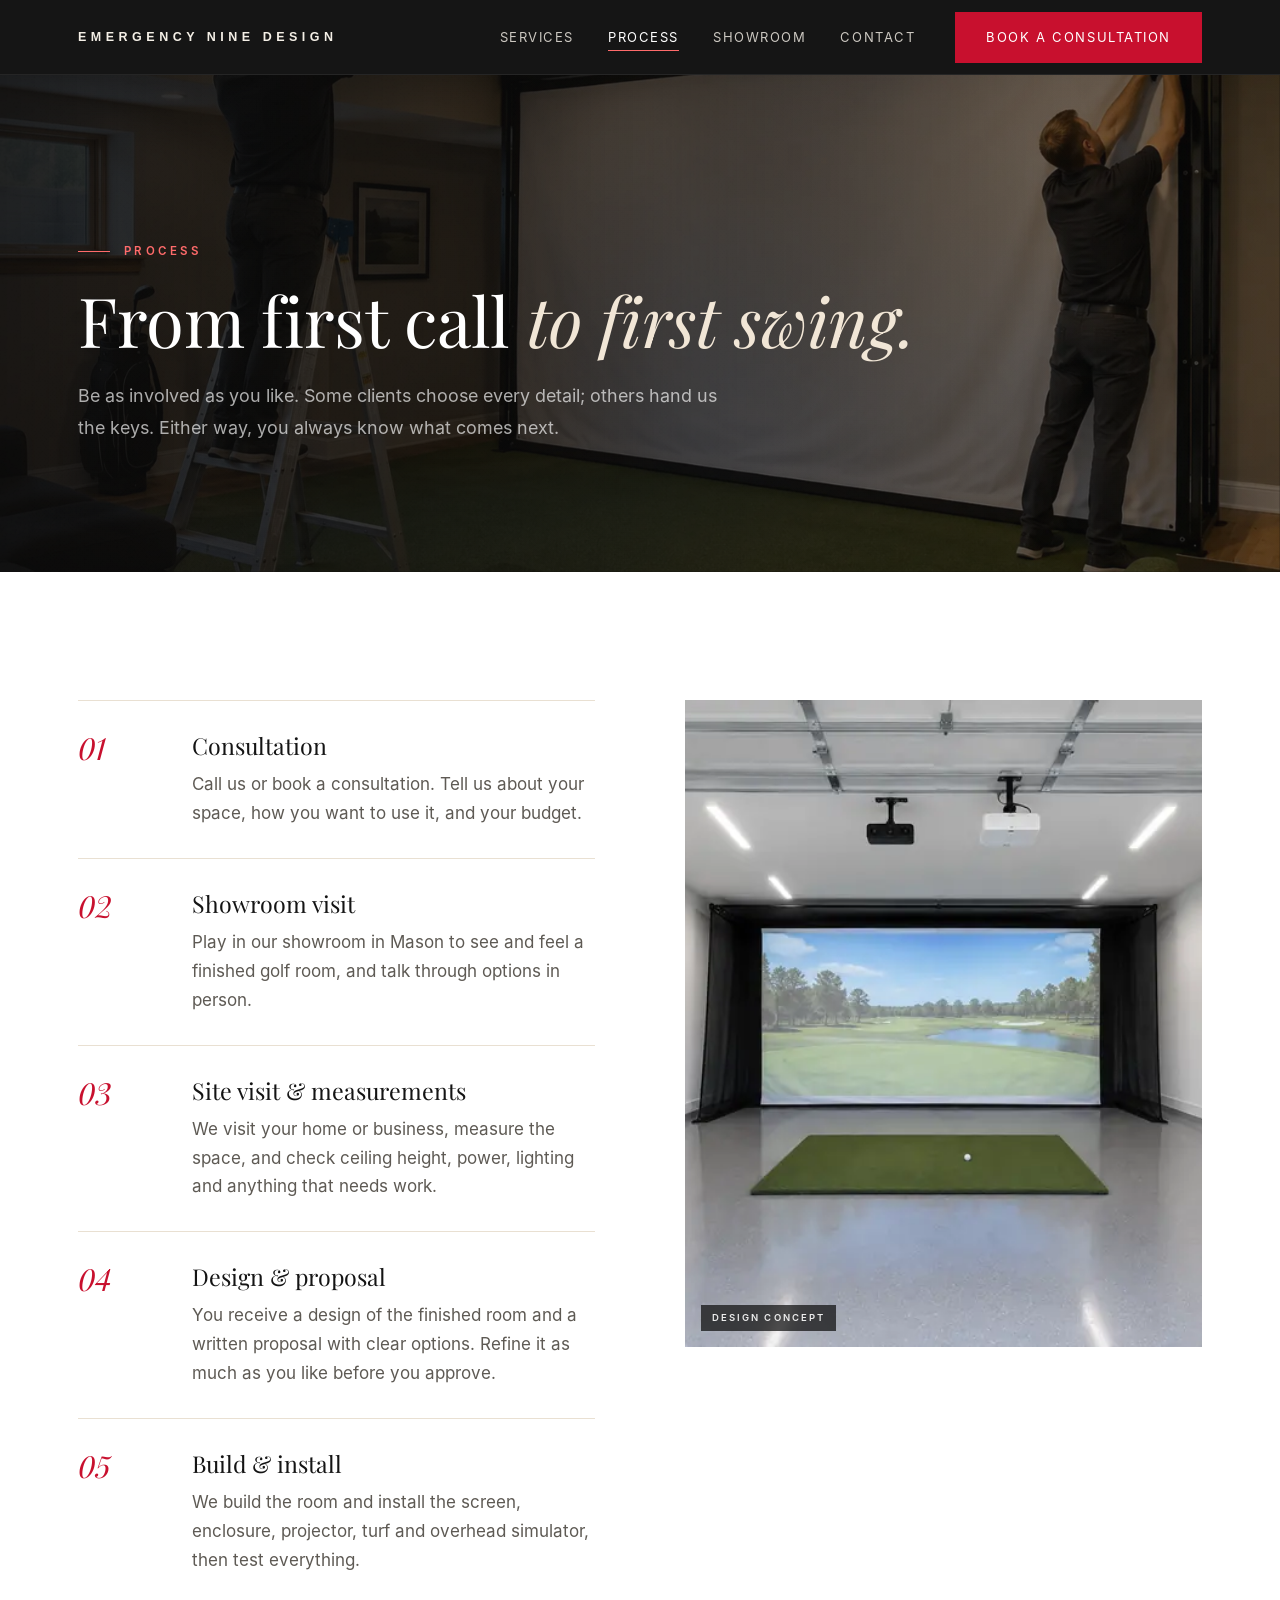
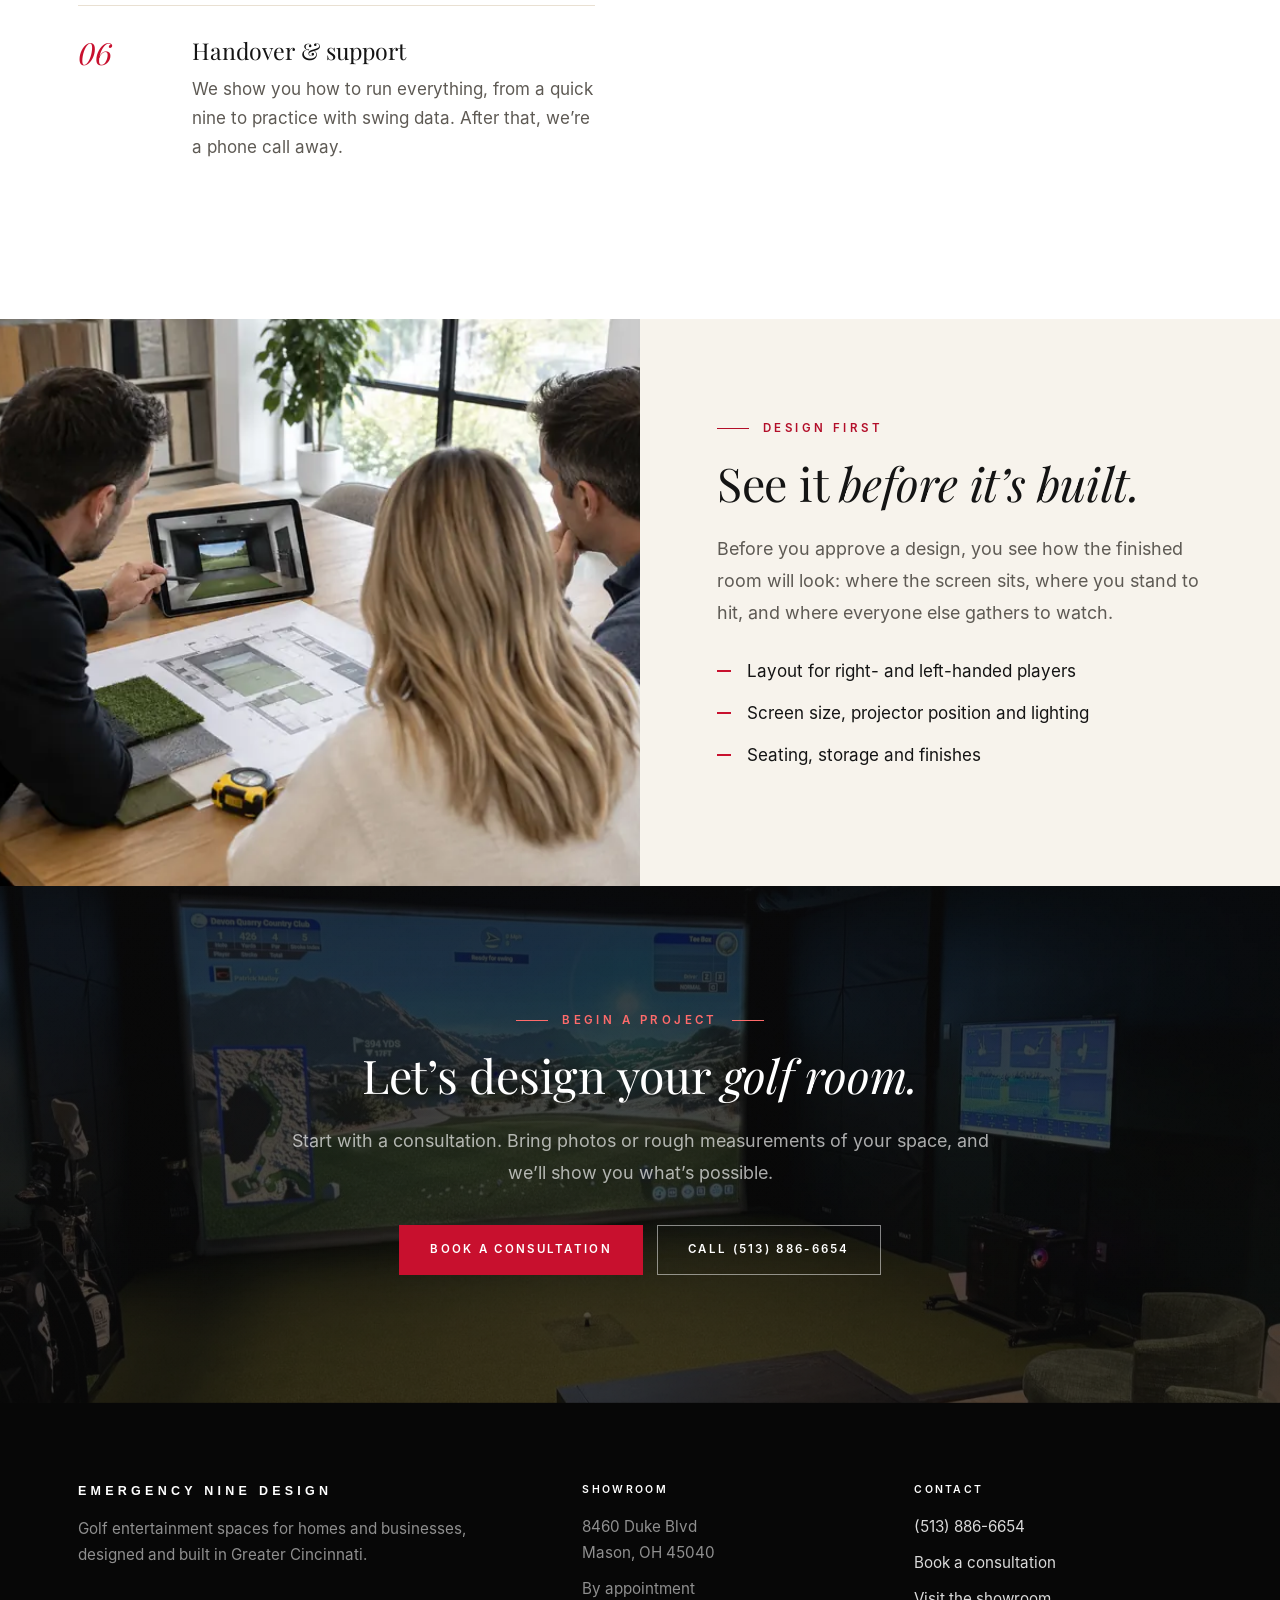
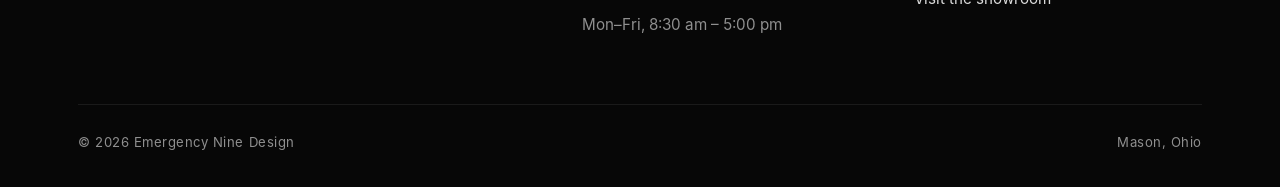
<file: process/index.html>
<!DOCTYPE html>
<html lang="en">
<head>
<meta charset="utf-8">
<meta name="viewport" content="width=device-width, initial-scale=1">
<title>Our Process: Consultation to Finished Golf Room | Emergency Nine Design</title>
<meta name="description" content="How an Emergency Nine Design project works: consultation, showroom visit, site measurements, design and proposal, build and install, then handover and support.">
<meta name="robots" content="index, follow, max-image-preview:large">
<link rel="canonical" href="https://e9design.net/process/">
<meta property="og:type" content="website">
<meta property="og:site_name" content="Emergency Nine Design">
<meta property="og:title" content="Our Process: Consultation to Finished Golf Room | Emergency Nine Design">
<meta property="og:description" content="How an Emergency Nine Design project works: consultation, showroom visit, site measurements, design and proposal, build and install, then handover and support.">
<meta property="og:url" content="https://e9design.net/process/">
<meta property="og:image" content="https://e9design.net/images/ai-home-swing.jpg">
<meta name="twitter:card" content="summary_large_image">
<meta name="theme-color" content="#0E0E0E">
<link rel="icon" href="/favicon.svg?v=3" type="image/svg+xml">
<link rel="icon" href="/favicon.ico?v=3" sizes="48x48">
<link rel="apple-touch-icon" href="/apple-touch-icon.png?v=3">
<link rel="preload" href="/fonts/playfair-display.woff2" as="font" type="font/woff2" crossorigin>
<link rel="preload" href="/fonts/inter-regular.woff2" as="font" type="font/woff2" crossorigin>
<link rel="stylesheet" href="/css/site.css?v=7780b75446">
</head>
<body>
<a class="skip" href="#main">Skip to main content</a>
<header class="site-header">
  <div class="wrap">
    <a class="brand" href="/">Emergency Nine Design</a>
    <button class="menu-toggle" type="button" aria-expanded="false" aria-controls="site-nav">Menu</button>
    <nav class="nav" id="site-nav" aria-label="Main">
      <a href="/services/">Services</a>
      <a href="/process/" aria-current="page">Process</a>
      <a href="/showroom/">Showroom</a>
      <a href="/contact/">Contact</a>
      <a class="btn" href="/contact/">Book a Consultation</a>
    </nav>
  </div>
</header>
<main id="main">
<section class="page-hero">
  <div class="hero-bg"><picture><source type="image/webp" srcset="/images/ai-install-sm.webp 800w, /images/ai-install-lg.webp 1400w" sizes="100vw"><img src="/images/ai-install.jpg" width="1200" height="800" alt="Installers mounting a projector and an impact screen in a basement golf room" fetchpriority="high"></picture></div><div class="hero-overlay"></div><div class="grain"></div>
  <div class="wrap">
    <p class="eyebrow rise">Process</p>
    <h1 class="rise d1">From first call <em>to first swing.</em></h1>
    <p class="lead rise d2">Be as involved as you like. Some clients choose every detail; others hand us the keys. Either way, you always know what comes next.</p>
  </div>
</section>

<section>
  <div class="wrap split" style="align-items:start">
    <div class="steps rows">
      <div class="step"><h3>Consultation</h3><p>Call us or book a consultation. Tell us about your space, how you want to use it, and your budget.</p></div>
      <div class="step"><h3>Showroom visit</h3><p>Play in our showroom in Mason to see and feel a finished golf room, and talk through options in person.</p></div>
      <div class="step"><h3>Site visit &amp; measurements</h3><p>We visit your home or business, measure the space, and check ceiling height, power, lighting and anything that needs work.</p></div>
      <div class="step"><h3>Design &amp; proposal</h3><p>You receive a design of the finished room and a written proposal with clear options. Refine it as much as you like before you approve.</p></div>
      <div class="step"><h3>Build &amp; install</h3><p>We build the room and install the screen, enclosure, projector, turf and overhead simulator, then test everything.</p></div>
      <div class="step"><h3>Handover &amp; support</h3><p>We show you how to run everything, from a quick nine to practice with swing data. After that, we’re a phone call away.</p></div>
    </div>
    <div style="position:sticky;top:110px"><figure class="photo r45"><picture><source type="image/webp" srcset="/images/ai-garage-sm.webp 800w, /images/ai-garage-lg.webp 1400w" sizes="(max-width: 880px) 100vw, 560px"><img src="/images/ai-garage.jpg" width="1200" height="800" alt="Garage golf room with a ceiling-mounted launch monitor and turf mat" loading="lazy" decoding="async"></picture><span class="tag">Design concept</span></figure></div>
  </div>
</section>
<section class="bleed ivory">
  <div class="wrap split">
    <figure class="photo r43"><picture><source type="image/webp" srcset="/images/ai-design-consult-sm.webp 800w, /images/ai-design-consult-lg.webp 1400w" sizes="(max-width: 880px) 100vw, 560px"><img src="/images/ai-design-consult.jpg" width="1200" height="800" alt="Designer reviewing a golf room floor plan and 3D drawing on a tablet with a homeowner couple" loading="lazy" decoding="async"></picture></figure>
    <div>
      <p class="eyebrow">Design first</p>
      <h2>See it <em>before it’s built.</em></h2>
      <p class="lead">Before you approve a design, you see how the finished room will look: where the screen sits, where you stand to hit, and where everyone else gathers to watch.</p>
      <ul class="checks">
        <li>Layout for right- and left-handed players</li>
        <li>Screen size, projector position and lighting</li>
        <li>Seating, storage and finishes</li>
      </ul>
    </div>
  </div>
</section>
</main>
<section class="cta center">
  <div class="hero-bg"><picture><source type="image/webp" srcset="/images/simulator-bay-sm.webp 800w, /images/simulator-bay-lg.webp 1400w" sizes="100vw"><img src="/images/simulator-bay.jpg" width="1200" height="900" alt="" loading="lazy" decoding="async"></picture></div><div class="hero-overlay"></div><div class="grain"></div>
  <div class="wrap narrow">
    <p class="eyebrow">Begin a project</p>
    <h2>Let’s design your <em>golf room.</em></h2>
    <p class="lead">Start with a consultation. Bring photos or rough measurements of your space, and we’ll show you what’s possible.</p>
    <div class="actions">
      <a class="btn" href="/contact/">Book a Consultation</a>
      <a class="btn btn-ghost" href="tel:+15138866654">Call (513) 886-6654</a>
    </div>
  </div>
</section>
<footer class="site-footer">
  <div class="wrap">
    <div class="foot-grid">
      <div>
        <p class="foot-brand">Emergency Nine Design</p>
        <p style="max-width:28em">Golf entertainment spaces for homes and businesses, designed and built in Greater Cincinnati.</p>
      </div>
      <div>
        <h3>Showroom</h3>
        <ul>
          <li>8460 Duke Blvd<br>Mason, OH 45040</li>
          <li>By appointment</li>
          <li>Mon–Fri, 8:30 am – 5:00 pm</li>
        </ul>
      </div>
      <div>
        <h3>Contact</h3>
        <ul>
          <li><a href="tel:+15138866654">(513) 886-6654</a></li>
          <li><a href="/contact/">Book a consultation</a></li>
          <li><a href="/showroom/">Visit the showroom</a></li>
        </ul>
      </div>
    </div>
    <div class="foot-base"><span>© 2026 Emergency Nine Design</span><span>Mason, Ohio</span></div>
  </div>
</footer>
<div class="mobile-contact"><a href="tel:+15138866654">Call</a><a href="/contact/">Consultation</a></div>
<script>(function(){var b=document.querySelector(".menu-toggle"),n=document.getElementById("site-nav");if(!b||!n)return;b.addEventListener("click",function(){var o=n.classList.toggle("open");b.setAttribute("aria-expanded",o?"true":"false");b.textContent=o?"Close":"Menu";});})();</script>
<script id="e9-contact-clicks">/* GA4: count phone and email taps (phone_click / email_click) with where the link sits. Sends nothing until GA4 is added. */(function(){document.addEventListener("click",function(e){var a=e.target&&e.target.closest&&e.target.closest('a[href^="tel:"],a[href^="mailto:"]');if(!a)return;var h=a.getAttribute("href")||"",ev=h.slice(0,4).toLowerCase()==="tel:"?"phone_click":"email_click";var where=a.closest(".mobile-contact")?"mobile_bar":a.closest("footer")?"footer":a.closest("header")?"header":"page";if(typeof gtag==="function")gtag("event",ev,{link_url:h.split("?")[0],link_location:where,page_path:location.pathname});},true);})();</script>
</body>
</html>
</file>
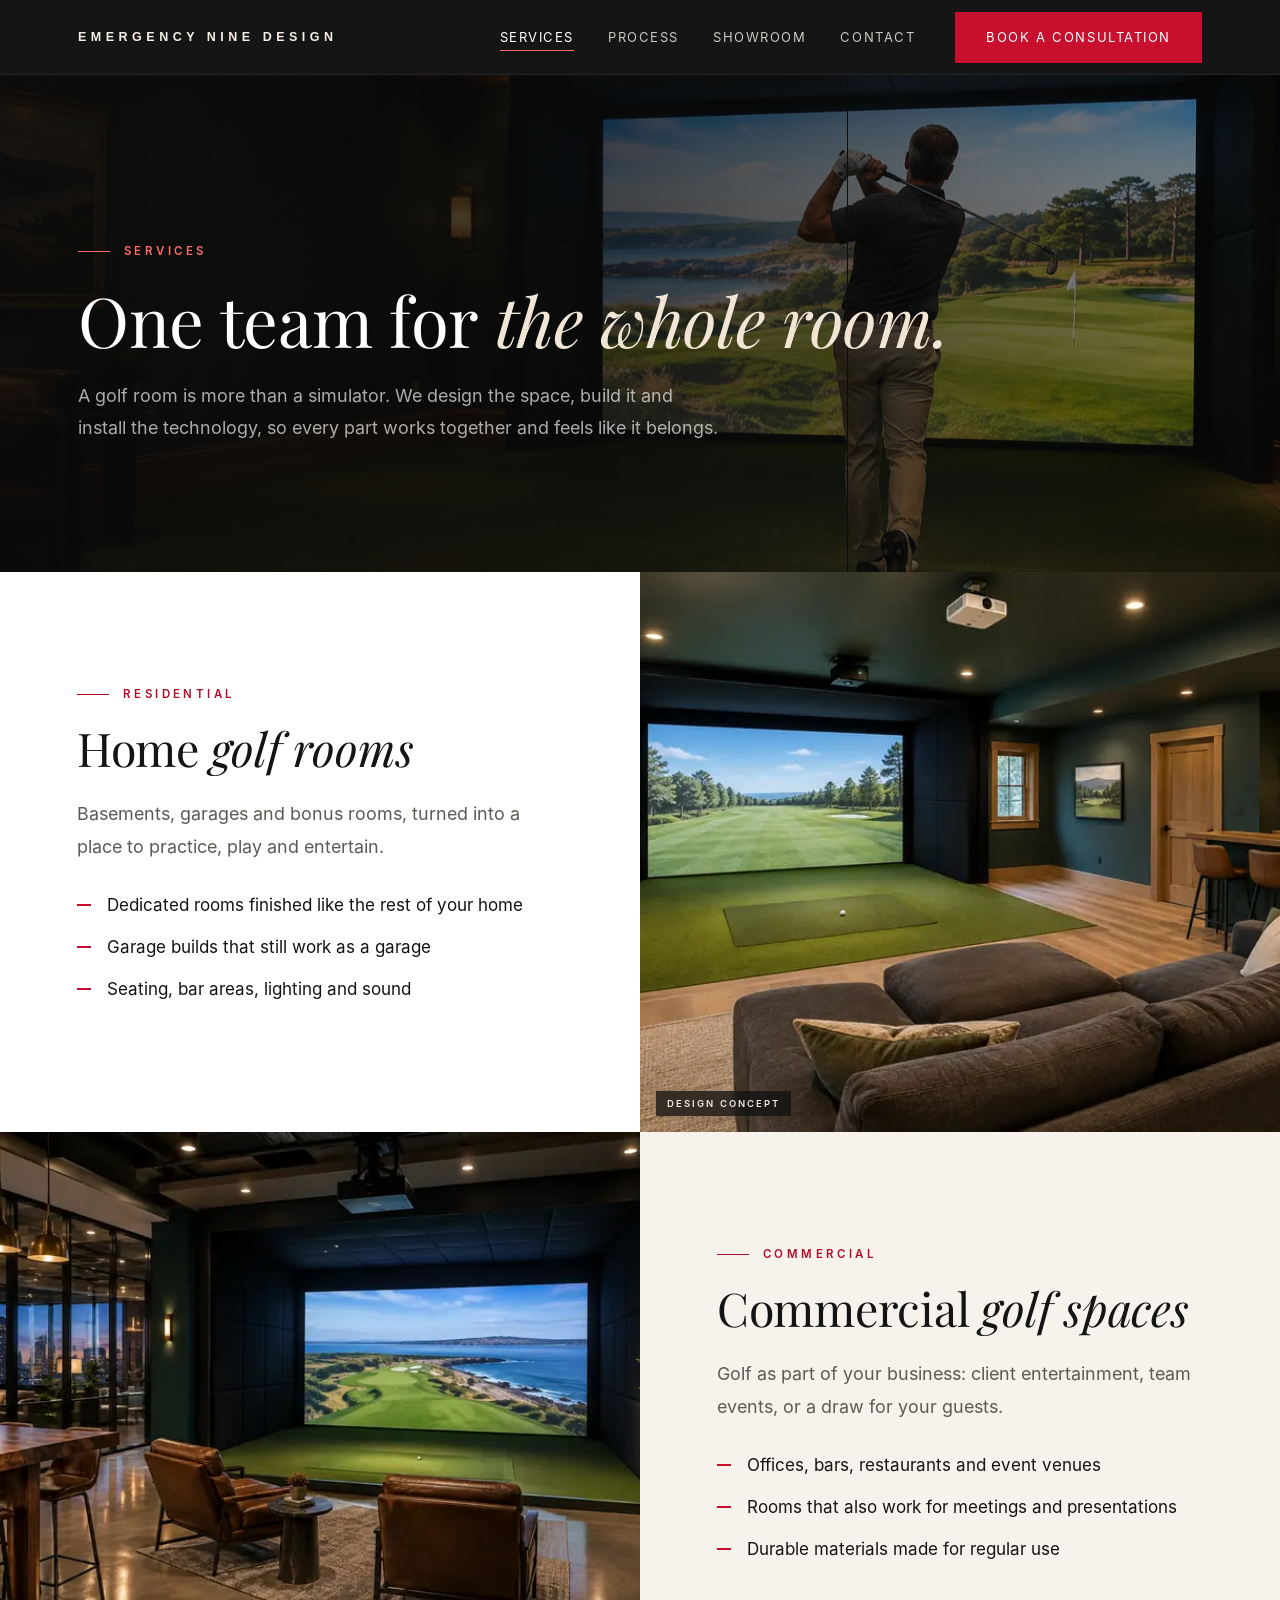
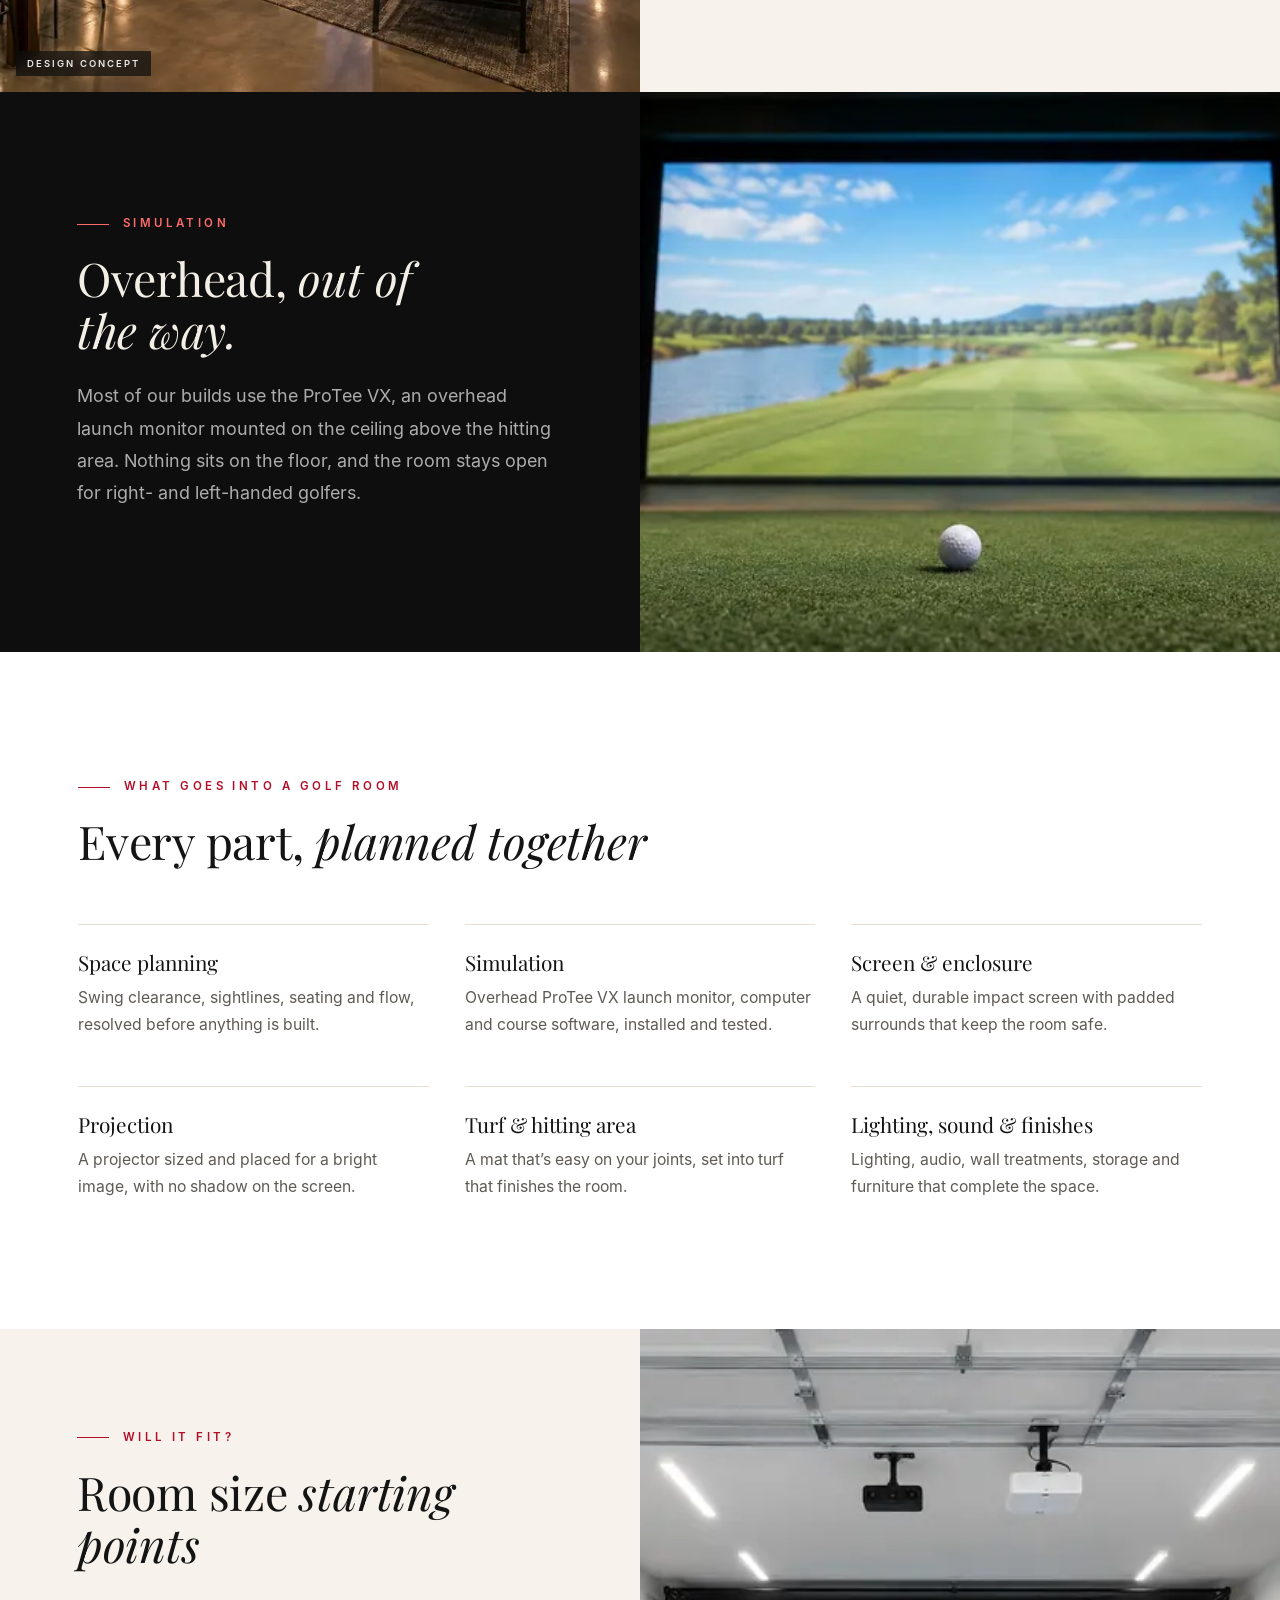
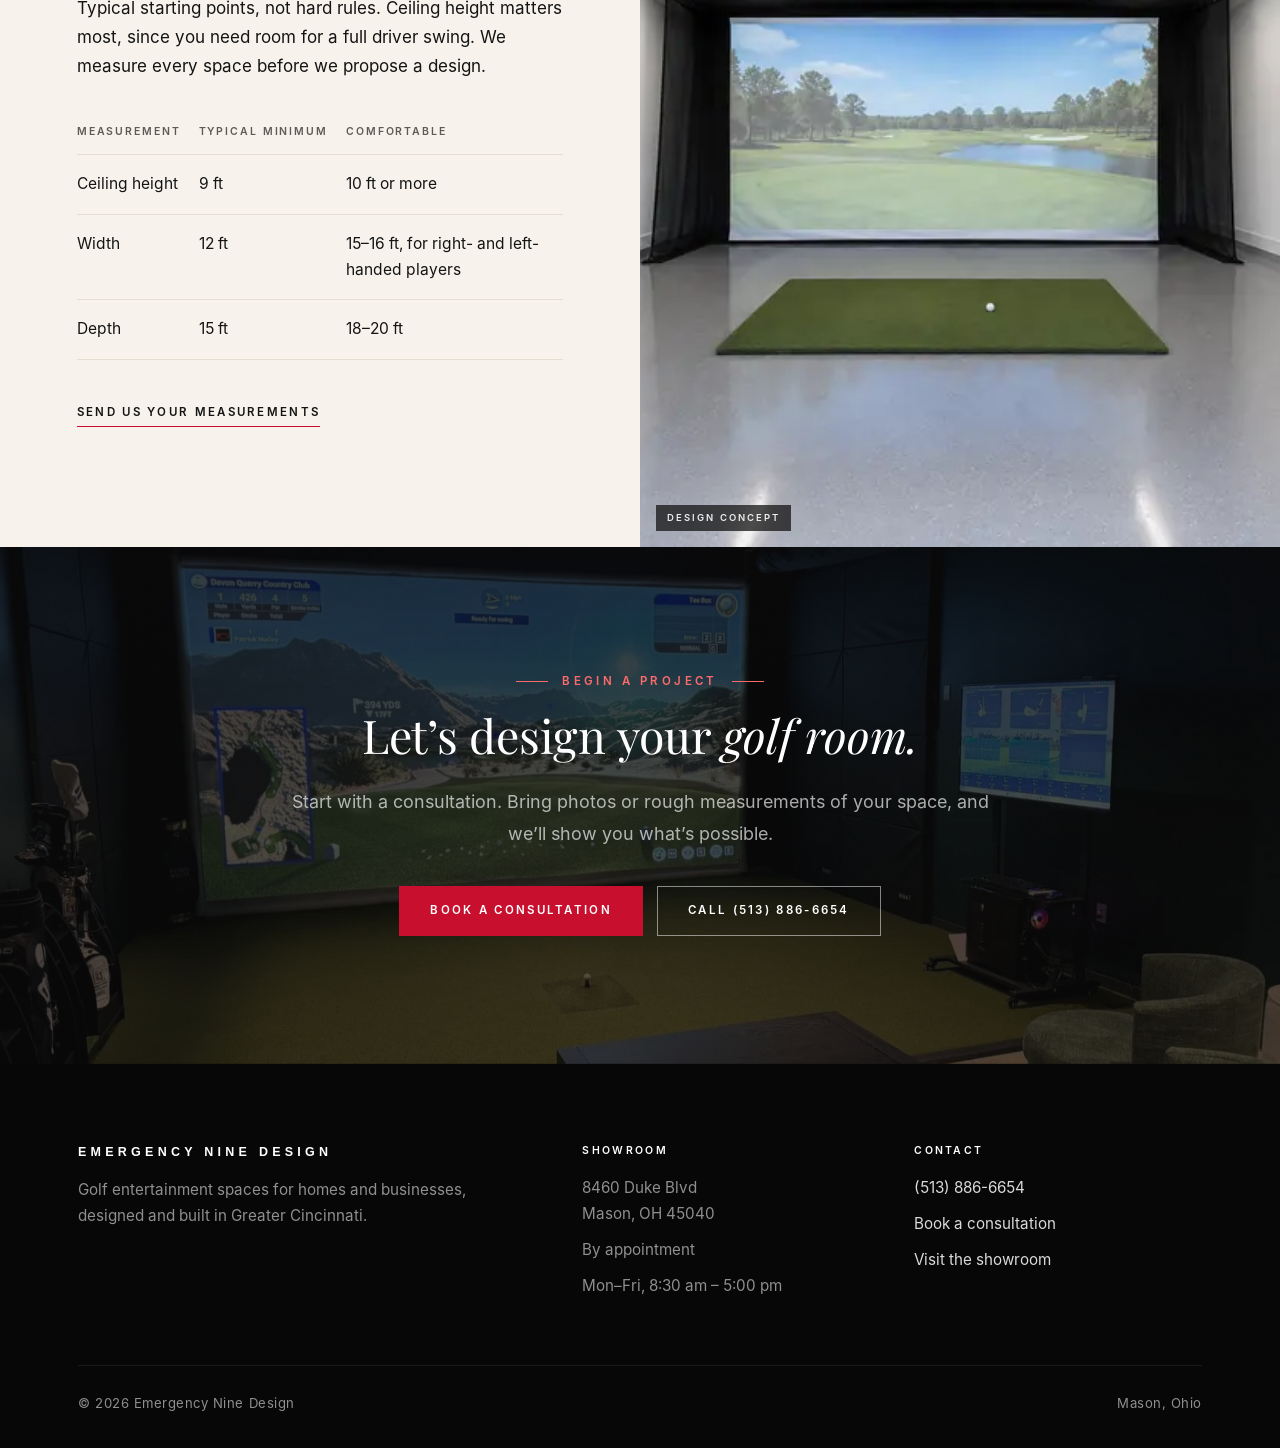
<file: services/index.html>
<!DOCTYPE html>
<html lang="en">
<head>
<meta charset="utf-8">
<meta name="viewport" content="width=device-width, initial-scale=1">
<title>Services: Home & Commercial Golf Rooms | Emergency Nine Design</title>
<meta name="description" content="Home golf rooms, commercial golf spaces and built-in overhead simulation. Emergency Nine Design designs and builds the whole room in Greater Cincinnati.">
<meta name="robots" content="index, follow, max-image-preview:large">
<link rel="canonical" href="https://e9design.net/services/">
<meta property="og:type" content="website">
<meta property="og:site_name" content="Emergency Nine Design">
<meta property="og:title" content="Services: Home & Commercial Golf Rooms | Emergency Nine Design">
<meta property="og:description" content="Home golf rooms, commercial golf spaces and built-in overhead simulation. Emergency Nine Design designs and builds the whole room in Greater Cincinnati.">
<meta property="og:url" content="https://e9design.net/services/">
<meta property="og:image" content="https://e9design.net/images/ai-home-swing.jpg">
<meta name="twitter:card" content="summary_large_image">
<meta name="theme-color" content="#0E0E0E">
<link rel="icon" href="/favicon.svg?v=3" type="image/svg+xml">
<link rel="icon" href="/favicon.ico?v=3" sizes="48x48">
<link rel="apple-touch-icon" href="/apple-touch-icon.png?v=3">
<link rel="preload" href="/fonts/playfair-display.woff2" as="font" type="font/woff2" crossorigin>
<link rel="preload" href="/fonts/inter-regular.woff2" as="font" type="font/woff2" crossorigin>
<link rel="stylesheet" href="/css/site.css?v=7780b75446">
</head>
<body>
<a class="skip" href="#main">Skip to main content</a>
<header class="site-header">
  <div class="wrap">
    <a class="brand" href="/">Emergency Nine Design</a>
    <button class="menu-toggle" type="button" aria-expanded="false" aria-controls="site-nav">Menu</button>
    <nav class="nav" id="site-nav" aria-label="Main">
      <a href="/services/" aria-current="page">Services</a>
      <a href="/process/">Process</a>
      <a href="/showroom/">Showroom</a>
      <a href="/contact/">Contact</a>
      <a class="btn" href="/contact/">Book a Consultation</a>
    </nav>
  </div>
</header>
<main id="main">
<section class="page-hero">
  <div class="hero-bg"><picture><source type="image/webp" srcset="/images/ai-home-swing-sm.webp 800w, /images/ai-home-swing-lg.webp 1400w" sizes="100vw"><img src="/images/ai-home-swing.jpg" width="1200" height="675" alt="Golfer mid-swing in a dark home golf room facing a large screen" fetchpriority="high"></picture></div><div class="hero-overlay"></div><div class="grain"></div>
  <div class="wrap">
    <p class="eyebrow rise">Services</p>
    <h1 class="rise d1">One team for <em>the whole room.</em></h1>
    <p class="lead rise d2">A golf room is more than a simulator. We design the space, build it and install the technology, so every part works together and feels like it belongs.</p>
  </div>
</section>

<section class="bleed">
  <div class="wrap split">
    <div>
      <p class="eyebrow">Residential</p>
      <h2>Home <em>golf rooms</em></h2>
      <p class="lead">Basements, garages and bonus rooms, turned into a place to practice, play and entertain.</p>
      <ul class="checks">
        <li>Dedicated rooms finished like the rest of your home</li>
        <li>Garage builds that still work as a garage</li>
        <li>Seating, bar areas, lighting and sound</li>
      </ul>
    </div>
    <figure class="photo r45"><picture><source type="image/webp" srcset="/images/ai-basement-sm.webp 800w, /images/ai-basement-lg.webp 1400w" sizes="(max-width: 880px) 100vw, 560px"><img src="/images/ai-basement.jpg" width="1200" height="800" alt="Basement golf room with sofa seating and a bar" loading="lazy" decoding="async"></picture><span class="tag">Design concept</span></figure>
  </div>
</section>

<section class="bleed ivory">
  <div class="wrap split flip">
    <div>
      <p class="eyebrow">Commercial</p>
      <h2>Commercial <em>golf spaces</em></h2>
      <p class="lead">Golf as part of your business: client entertainment, team events, or a draw for your guests.</p>
      <ul class="checks">
        <li>Offices, bars, restaurants and event venues</li>
        <li>Rooms that also work for meetings and presentations</li>
        <li>Durable materials made for regular use</li>
      </ul>
    </div>
    <figure class="photo r45"><picture><source type="image/webp" srcset="/images/ai-commercial-sm.webp 800w, /images/ai-commercial-lg.webp 1400w" sizes="(max-width: 880px) 100vw, 560px"><img src="/images/ai-commercial.jpg" width="1200" height="800" alt="Commercial golf lounge with leather chairs and a high-top table" loading="lazy" decoding="async"></picture><span class="tag">Design concept</span></figure>
  </div>
</section>

<section class="bleed dark">
  <div class="wrap split">
    <div>
      <p class="eyebrow">Simulation</p>
      <h2>Overhead, <em>out of the&nbsp;way.</em></h2>
      <p class="lead">Most of our builds use the ProTee VX, an overhead launch monitor mounted on the ceiling above the hitting area. Nothing sits on the floor, and the room stays open for right- and left-handed golfers.</p>
    </div>
    <figure class="photo r45"><picture><source type="image/webp" srcset="/images/ai-screen-ball-sm.webp 800w, /images/ai-screen-ball-lg.webp 1400w" sizes="(max-width: 880px) 100vw, 560px"><img src="/images/ai-screen-ball.jpg" width="1200" height="612" alt="Golf ball on turf in front of a large simulator screen in a dark, open golf room" loading="lazy" decoding="async"></picture></figure>
  </div>
</section>

<section>
  <div class="wrap">
    <div class="head">
      <p class="eyebrow">What goes into a golf room</p>
      <h2>Every part, <em>planned together</em></h2>
    </div>
    <div class="grid g3" style="row-gap:48px">
      <div class="detail"><h3>Space planning</h3><p>Swing clearance, sightlines, seating and flow, resolved before anything is built.</p></div>
      <div class="detail"><h3>Simulation</h3><p>Overhead ProTee VX launch monitor, computer and course software, installed and tested.</p></div>
      <div class="detail"><h3>Screen &amp; enclosure</h3><p>A quiet, durable impact screen with padded surrounds that keep the room safe.</p></div>
      <div class="detail"><h3>Projection</h3><p>A projector sized and placed for a bright image, with no shadow on the screen.</p></div>
      <div class="detail"><h3>Turf &amp; hitting area</h3><p>A mat that’s easy on your joints, set into turf that finishes the room.</p></div>
      <div class="detail"><h3>Lighting, sound &amp; finishes</h3><p>Lighting, audio, wall treatments, storage and furniture that complete the space.</p></div>
    </div>
  </div>
</section>

<section class="bleed ivory">
  <div class="wrap split">
    <div>
      <p class="eyebrow">Will it fit?</p>
      <h2>Room size <em>starting points</em></h2>
      <p>Typical starting points, not hard rules. Ceiling height matters most, since you need room for a full driver swing. We measure every space before we propose a design.</p>
      <div class="table-wrap">
        <table>
          <thead><tr><th>Measurement</th><th>Typical minimum</th><th>Comfortable</th></tr></thead>
          <tbody>
            <tr><td>Ceiling height</td><td>9 ft</td><td>10 ft or more</td></tr>
            <tr><td>Width</td><td>12 ft</td><td>15–16 ft, for right- and left-handed players</td></tr>
            <tr><td>Depth</td><td>15 ft</td><td>18–20 ft</td></tr>
          </tbody>
        </table>
      </div>
      <p style="margin-top:36px"><a class="text-link" href="/contact/">Send us your measurements</a></p>
    </div>
    <figure class="photo r45"><picture><source type="image/webp" srcset="/images/ai-garage-sm.webp 800w, /images/ai-garage-lg.webp 1400w" sizes="(max-width: 880px) 100vw, 560px"><img src="/images/ai-garage.jpg" width="1200" height="800" alt="Garage golf room with a ceiling-mounted launch monitor and turf mat" loading="lazy" decoding="async"></picture><span class="tag">Design concept</span></figure>
  </div>
</section>
</main>
<section class="cta center">
  <div class="hero-bg"><picture><source type="image/webp" srcset="/images/simulator-bay-sm.webp 800w, /images/simulator-bay-lg.webp 1400w" sizes="100vw"><img src="/images/simulator-bay.jpg" width="1200" height="900" alt="" loading="lazy" decoding="async"></picture></div><div class="hero-overlay"></div><div class="grain"></div>
  <div class="wrap narrow">
    <p class="eyebrow">Begin a project</p>
    <h2>Let’s design your <em>golf room.</em></h2>
    <p class="lead">Start with a consultation. Bring photos or rough measurements of your space, and we’ll show you what’s possible.</p>
    <div class="actions">
      <a class="btn" href="/contact/">Book a Consultation</a>
      <a class="btn btn-ghost" href="tel:+15138866654">Call (513) 886-6654</a>
    </div>
  </div>
</section>
<footer class="site-footer">
  <div class="wrap">
    <div class="foot-grid">
      <div>
        <p class="foot-brand">Emergency Nine Design</p>
        <p style="max-width:28em">Golf entertainment spaces for homes and businesses, designed and built in Greater Cincinnati.</p>
      </div>
      <div>
        <h3>Showroom</h3>
        <ul>
          <li>8460 Duke Blvd<br>Mason, OH 45040</li>
          <li>By appointment</li>
          <li>Mon–Fri, 8:30 am – 5:00 pm</li>
        </ul>
      </div>
      <div>
        <h3>Contact</h3>
        <ul>
          <li><a href="tel:+15138866654">(513) 886-6654</a></li>
          <li><a href="/contact/">Book a consultation</a></li>
          <li><a href="/showroom/">Visit the showroom</a></li>
        </ul>
      </div>
    </div>
    <div class="foot-base"><span>© 2026 Emergency Nine Design</span><span>Mason, Ohio</span></div>
  </div>
</footer>
<div class="mobile-contact"><a href="tel:+15138866654">Call</a><a href="/contact/">Consultation</a></div>
<script>(function(){var b=document.querySelector(".menu-toggle"),n=document.getElementById("site-nav");if(!b||!n)return;b.addEventListener("click",function(){var o=n.classList.toggle("open");b.setAttribute("aria-expanded",o?"true":"false");b.textContent=o?"Close":"Menu";});})();</script>
<script id="e9-contact-clicks">/* GA4: count phone and email taps (phone_click / email_click) with where the link sits. Sends nothing until GA4 is added. */(function(){document.addEventListener("click",function(e){var a=e.target&&e.target.closest&&e.target.closest('a[href^="tel:"],a[href^="mailto:"]');if(!a)return;var h=a.getAttribute("href")||"",ev=h.slice(0,4).toLowerCase()==="tel:"?"phone_click":"email_click";var where=a.closest(".mobile-contact")?"mobile_bar":a.closest("footer")?"footer":a.closest("header")?"header":"page";if(typeof gtag==="function")gtag("event",ev,{link_url:h.split("?")[0],link_location:where,page_path:location.pathname});},true);})();</script>
</body>
</html>
</file>
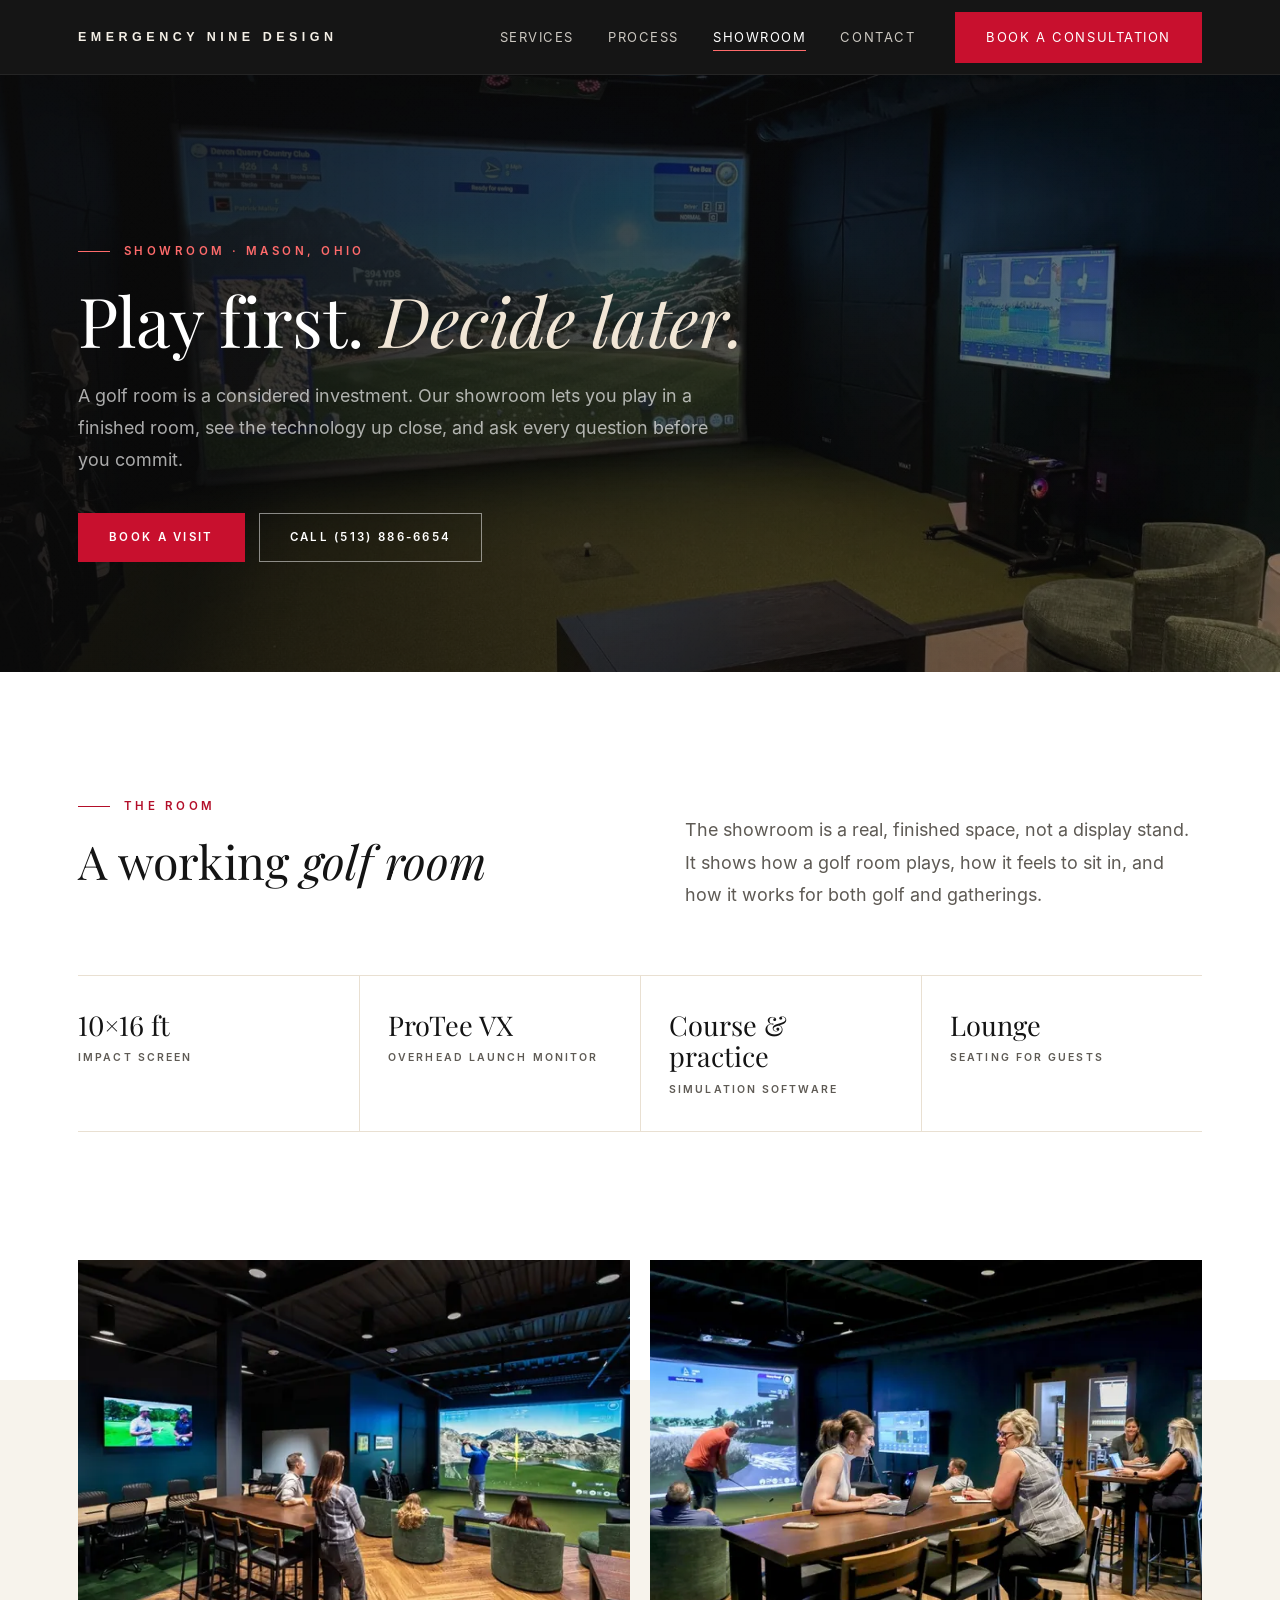
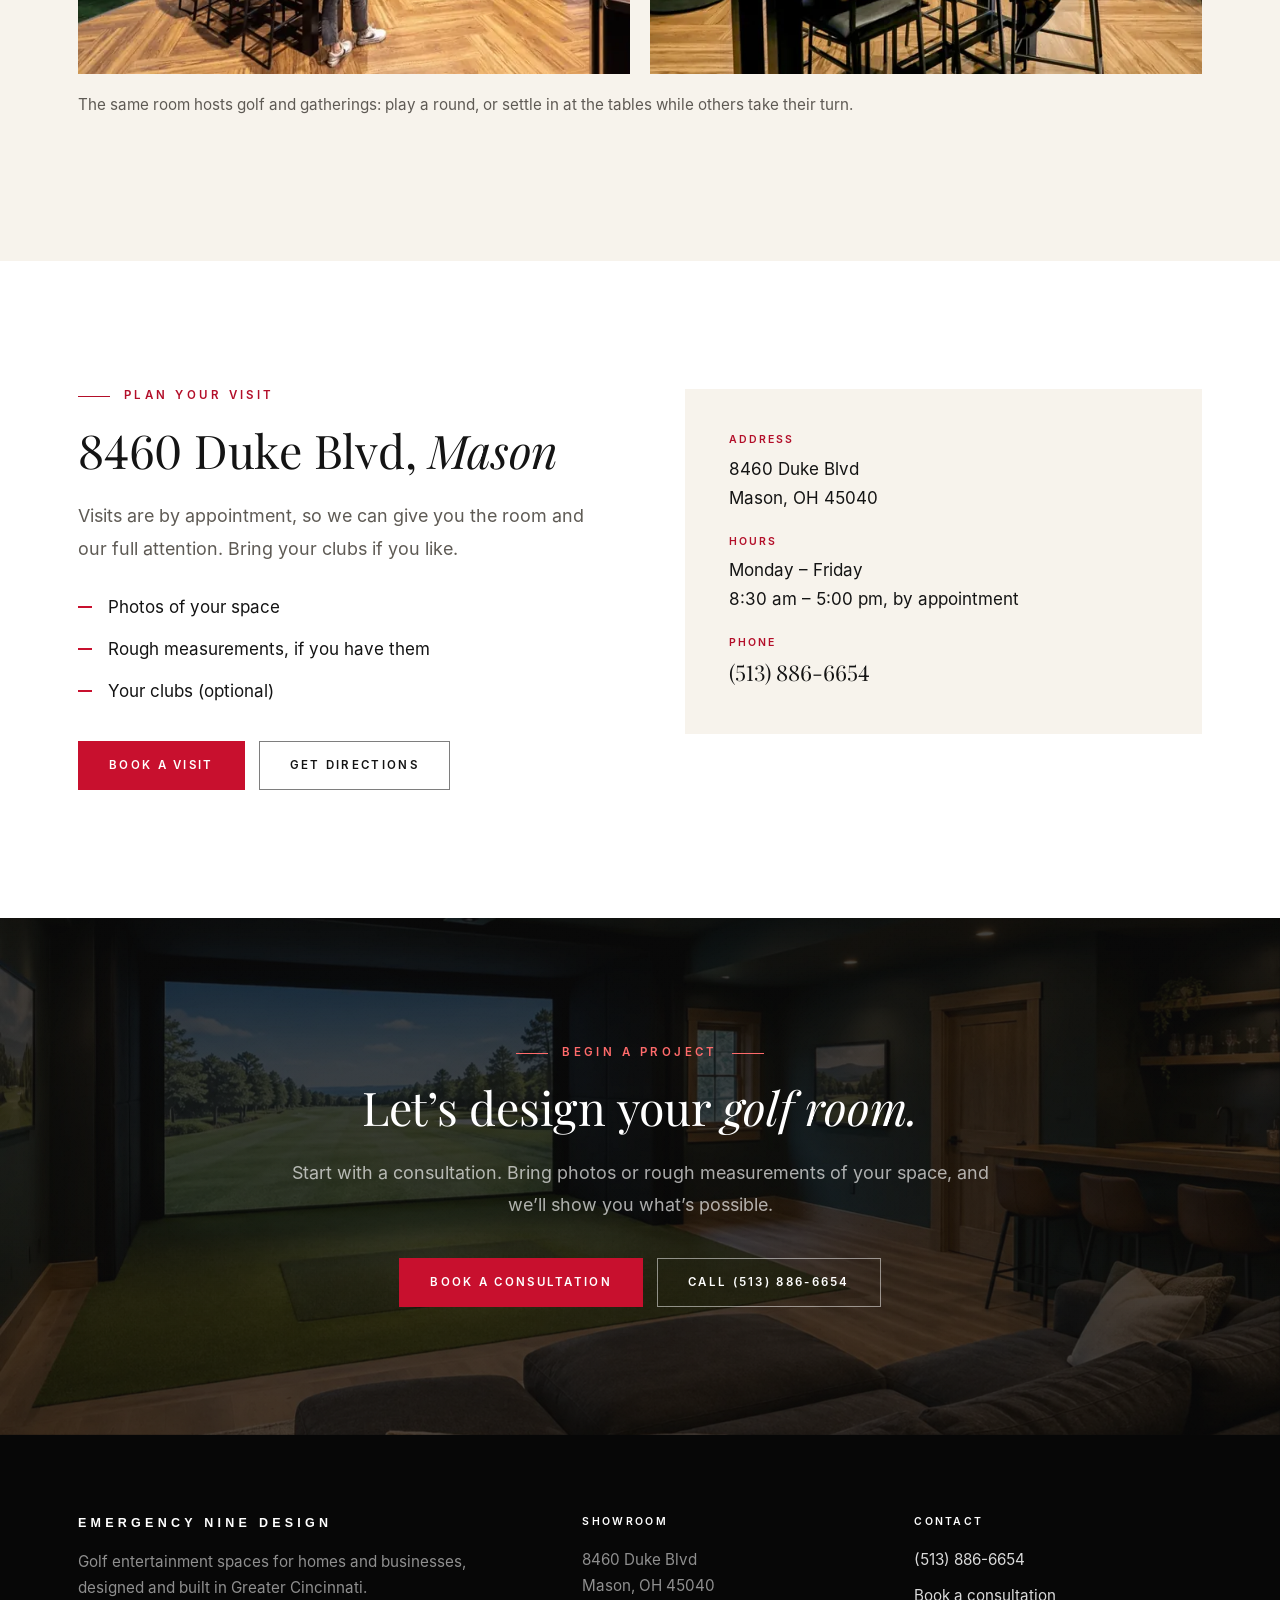
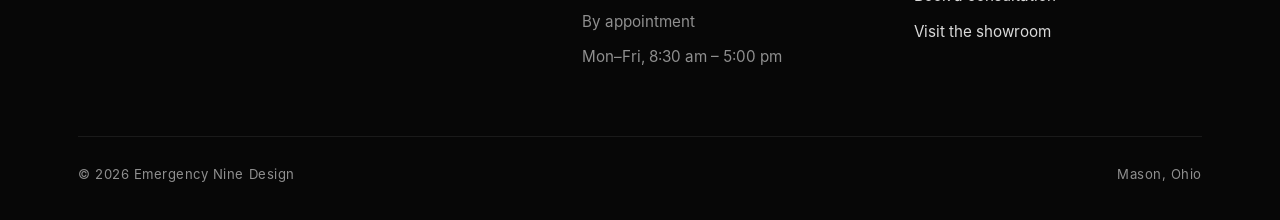
<file: showroom/index.html>
<!DOCTYPE html>
<html lang="en">
<head>
<meta charset="utf-8">
<meta name="viewport" content="width=device-width, initial-scale=1">
<title>Golf Room Showroom in Mason, OH | Emergency Nine Design</title>
<meta name="description" content="Play in a finished golf room before you build one. Visit the Emergency Nine Design showroom at 8460 Duke Blvd in Mason, Ohio: 10×16 ft screen, overhead ProTee VX.">
<meta name="robots" content="index, follow, max-image-preview:large">
<link rel="canonical" href="https://e9design.net/showroom/">
<meta property="og:type" content="website">
<meta property="og:site_name" content="Emergency Nine Design">
<meta property="og:title" content="Golf Room Showroom in Mason, OH | Emergency Nine Design">
<meta property="og:description" content="Play in a finished golf room before you build one. Visit the Emergency Nine Design showroom at 8460 Duke Blvd in Mason, Ohio: 10×16 ft screen, overhead ProTee VX.">
<meta property="og:url" content="https://e9design.net/showroom/">
<meta property="og:image" content="https://e9design.net/images/showroom-wide.jpg">
<meta name="twitter:card" content="summary_large_image">
<meta name="theme-color" content="#0E0E0E">
<link rel="icon" href="/favicon.svg?v=3" type="image/svg+xml">
<link rel="icon" href="/favicon.ico?v=3" sizes="48x48">
<link rel="apple-touch-icon" href="/apple-touch-icon.png?v=3">
<link rel="preload" href="/fonts/playfair-display.woff2" as="font" type="font/woff2" crossorigin>
<link rel="preload" href="/fonts/inter-regular.woff2" as="font" type="font/woff2" crossorigin>
<link rel="stylesheet" href="/css/site.css?v=7780b75446">
</head>
<body>
<a class="skip" href="#main">Skip to main content</a>
<header class="site-header">
  <div class="wrap">
    <a class="brand" href="/">Emergency Nine Design</a>
    <button class="menu-toggle" type="button" aria-expanded="false" aria-controls="site-nav">Menu</button>
    <nav class="nav" id="site-nav" aria-label="Main">
      <a href="/services/">Services</a>
      <a href="/process/">Process</a>
      <a href="/showroom/" aria-current="page">Showroom</a>
      <a href="/contact/">Contact</a>
      <a class="btn" href="/contact/">Book a Consultation</a>
    </nav>
  </div>
</header>
<main id="main">
<section class="page-hero">
  <div class="hero-bg"><picture><source type="image/webp" srcset="/images/simulator-bay-sm.webp 800w, /images/simulator-bay-lg.webp 1400w" sizes="100vw"><img src="/images/simulator-bay.jpg" width="1200" height="900" alt="The showroom golf bay with a 10 by 16 foot screen showing a mountain golf course" fetchpriority="high"></picture></div><div class="hero-overlay"></div><div class="grain"></div>
  <div class="wrap">
    <p class="eyebrow rise">Showroom · Mason, Ohio</p>
    <h1 class="rise d1">Play first. <em>Decide later.</em></h1>
    <p class="lead rise d2">A golf room is a considered investment. Our showroom lets you play in a finished room, see the technology up close, and ask every question before you commit.</p>
    <div class="actions rise d3"><a class="btn" href="/contact/">Book a Visit</a><a class="btn btn-ghost" href="tel:+15138866654">Call (513) 886-6654</a></div>
  </div>
</section>

<section>
  <div class="wrap">
    <div class="split" style="align-items:end;margin-bottom:64px">
      <div>
        <p class="eyebrow">The room</p>
        <h2>A working <em>golf room</em></h2>
      </div>
      <p class="lead" style="margin:0">The showroom is a real, finished space, not a display stand. It shows how a golf room plays, how it feels to sit in, and how it works for both golf and gatherings.</p>
    </div>
    <div class="facts">
      <div><b>10×16 ft</b><span>Impact screen</span></div>
      <div><b>ProTee VX</b><span>Overhead launch monitor</span></div>
      <div><b>Course &amp; practice</b><span>Simulation software</span></div>
      <div><b>Lounge</b><span>Seating for guests</span></div>
    </div>
  </div>
</section>

<section class="ivory" style="padding-top:0;background:linear-gradient(#fff 0, #fff 120px, var(--ivory) 120px)">
  <div class="wrap">
    <div class="grid g2" style="gap:20px">
      <figure class="photo r43"><picture><source type="image/webp" srcset="/images/showroom-wide-sm.webp 800w, /images/showroom-wide-lg.webp 1400w" sizes="(max-width: 640px) 100vw, 580px"><img src="/images/showroom-wide.jpg" width="1200" height="675" alt="Golfer playing on the showroom screen while guests relax at high-top tables" loading="lazy" decoding="async"></picture></figure>
      <figure class="photo r43"><picture><source type="image/webp" srcset="/images/showroom-in-use-sm.webp 800w, /images/showroom-in-use-lg.webp 1400w" sizes="(max-width: 640px) 100vw, 580px"><img src="/images/showroom-in-use.jpg" width="1200" height="770" alt="Guests working at tables while a golfer plays on the screen" loading="lazy" decoding="async"></picture></figure>
    </div>
    <p class="caption">The same room hosts golf and gatherings: play a round, or settle in at the tables while others take their turn.</p>
  </div>
</section>

<section>
  <div class="wrap split" style="align-items:start">
    <div>
      <p class="eyebrow">Plan your visit</p>
      <h2>8460 Duke Blvd, <em>Mason</em></h2>
      <p class="lead">Visits are by appointment, so we can give you the room and our full attention. Bring your clubs if you like.</p>
      <ul class="checks">
        <li>Photos of your space</li>
        <li>Rough measurements, if you have them</li>
        <li>Your clubs (optional)</li>
      </ul>
      <div class="actions"><a class="btn" href="/contact/">Book a Visit</a><a class="btn btn-ghost" href="https://www.google.com/maps/search/?api=1&amp;query=8460+Duke+Blvd+Mason+OH+45040" target="_blank" rel="noopener">Get Directions</a></div>
    </div>
    <div class="panel">
      <dl>
        <dt>Address</dt><dd>8460 Duke Blvd<br>Mason, OH 45040</dd>
        <dt>Hours</dt><dd>Monday – Friday<br>8:30 am – 5:00 pm, by appointment</dd>
        <dt>Phone</dt><dd><a href="tel:+15138866654">(513) 886-6654</a></dd>
      </dl>
    </div>
  </div>
</section>
</main>
<section class="cta center">
  <div class="hero-bg"><picture><source type="image/webp" srcset="/images/ai-basement-sm.webp 800w, /images/ai-basement-lg.webp 1400w" sizes="100vw"><img src="/images/ai-basement.jpg" width="1200" height="800" alt="" loading="lazy" decoding="async"></picture></div><div class="hero-overlay"></div><div class="grain"></div>
  <div class="wrap narrow">
    <p class="eyebrow">Begin a project</p>
    <h2>Let’s design your <em>golf room.</em></h2>
    <p class="lead">Start with a consultation. Bring photos or rough measurements of your space, and we’ll show you what’s possible.</p>
    <div class="actions">
      <a class="btn" href="/contact/">Book a Consultation</a>
      <a class="btn btn-ghost" href="tel:+15138866654">Call (513) 886-6654</a>
    </div>
  </div>
</section>
<footer class="site-footer">
  <div class="wrap">
    <div class="foot-grid">
      <div>
        <p class="foot-brand">Emergency Nine Design</p>
        <p style="max-width:28em">Golf entertainment spaces for homes and businesses, designed and built in Greater Cincinnati.</p>
      </div>
      <div>
        <h3>Showroom</h3>
        <ul>
          <li>8460 Duke Blvd<br>Mason, OH 45040</li>
          <li>By appointment</li>
          <li>Mon–Fri, 8:30 am – 5:00 pm</li>
        </ul>
      </div>
      <div>
        <h3>Contact</h3>
        <ul>
          <li><a href="tel:+15138866654">(513) 886-6654</a></li>
          <li><a href="/contact/">Book a consultation</a></li>
          <li><a href="/showroom/">Visit the showroom</a></li>
        </ul>
      </div>
    </div>
    <div class="foot-base"><span>© 2026 Emergency Nine Design</span><span>Mason, Ohio</span></div>
  </div>
</footer>
<div class="mobile-contact"><a href="tel:+15138866654">Call</a><a href="/contact/">Consultation</a></div>
<script>(function(){var b=document.querySelector(".menu-toggle"),n=document.getElementById("site-nav");if(!b||!n)return;b.addEventListener("click",function(){var o=n.classList.toggle("open");b.setAttribute("aria-expanded",o?"true":"false");b.textContent=o?"Close":"Menu";});})();</script>
<script id="e9-contact-clicks">/* GA4: count phone and email taps (phone_click / email_click) with where the link sits. Sends nothing until GA4 is added. */(function(){document.addEventListener("click",function(e){var a=e.target&&e.target.closest&&e.target.closest('a[href^="tel:"],a[href^="mailto:"]');if(!a)return;var h=a.getAttribute("href")||"",ev=h.slice(0,4).toLowerCase()==="tel:"?"phone_click":"email_click";var where=a.closest(".mobile-contact")?"mobile_bar":a.closest("footer")?"footer":a.closest("header")?"header":"page";if(typeof gtag==="function")gtag("event",ev,{link_url:h.split("?")[0],link_location:where,page_path:location.pathname});},true);})();</script>
</body>
</html>
</file>
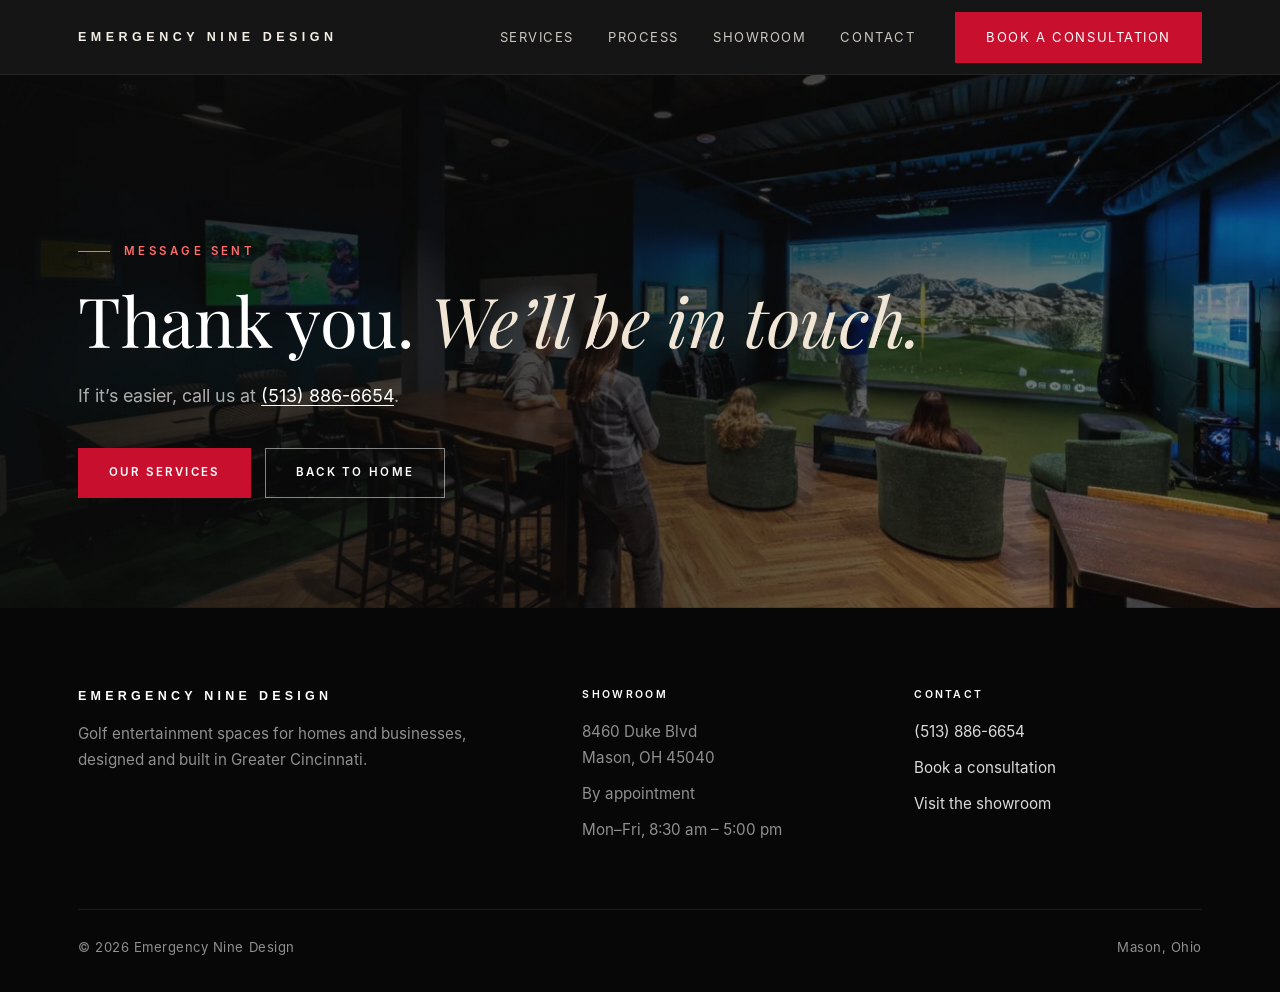
<file: thank-you/index.html>
<!DOCTYPE html>
<html lang="en">
<head>
<meta charset="utf-8">
<meta name="viewport" content="width=device-width, initial-scale=1">
<title>Thanks | Emergency Nine Design</title>
<meta name="description" content="Thanks for contacting Emergency Nine Design.">
<meta name="robots" content="noindex, nofollow">
<link rel="canonical" href="https://e9design.net/thank-you/">
<meta property="og:type" content="website">
<meta property="og:site_name" content="Emergency Nine Design">
<meta property="og:title" content="Thanks | Emergency Nine Design">
<meta property="og:description" content="Thanks for contacting Emergency Nine Design.">
<meta property="og:url" content="https://e9design.net/thank-you/">
<meta property="og:image" content="https://e9design.net/images/ai-home-swing.jpg">
<meta name="twitter:card" content="summary_large_image">
<meta name="theme-color" content="#0E0E0E">
<link rel="icon" href="/favicon.svg?v=3" type="image/svg+xml">
<link rel="icon" href="/favicon.ico?v=3" sizes="48x48">
<link rel="apple-touch-icon" href="/apple-touch-icon.png?v=3">
<link rel="preload" href="/fonts/playfair-display.woff2" as="font" type="font/woff2" crossorigin>
<link rel="preload" href="/fonts/inter-regular.woff2" as="font" type="font/woff2" crossorigin>
<link rel="stylesheet" href="/css/site.css?v=7780b75446">
</head>
<body>
<a class="skip" href="#main">Skip to main content</a>
<header class="site-header">
  <div class="wrap">
    <a class="brand" href="/">Emergency Nine Design</a>
    <button class="menu-toggle" type="button" aria-expanded="false" aria-controls="site-nav">Menu</button>
    <nav class="nav" id="site-nav" aria-label="Main">
      <a href="/services/">Services</a>
      <a href="/process/">Process</a>
      <a href="/showroom/">Showroom</a>
      <a href="/contact/">Contact</a>
      <a class="btn" href="/contact/">Book a Consultation</a>
    </nav>
  </div>
</header>
<main id="main">
<section class="page-hero">
  <div class="hero-bg"><picture><source type="image/webp" srcset="/images/showroom-wide-sm.webp 800w, /images/showroom-wide-lg.webp 1400w" sizes="100vw"><img src="/images/showroom-wide.jpg" width="1200" height="675" alt="" fetchpriority="high"></picture></div><div class="hero-overlay"></div><div class="grain"></div>
  <div class="wrap">
    <p class="eyebrow rise">Message sent</p>
    <h1 class="rise d1">Thank you. <em>We’ll be in touch.</em></h1>
    <p class="lead rise d2">If it’s easier, call us at <a href="tel:+15138866654" style="color:#fff">(513) 886-6654</a>.</p>
    <div class="actions rise d3"><a class="btn" href="/services/">Our Services</a><a class="btn btn-ghost" href="/">Back to Home</a></div>
  </div>
</section>
</main>
<footer class="site-footer">
  <div class="wrap">
    <div class="foot-grid">
      <div>
        <p class="foot-brand">Emergency Nine Design</p>
        <p style="max-width:28em">Golf entertainment spaces for homes and businesses, designed and built in Greater Cincinnati.</p>
      </div>
      <div>
        <h3>Showroom</h3>
        <ul>
          <li>8460 Duke Blvd<br>Mason, OH 45040</li>
          <li>By appointment</li>
          <li>Mon–Fri, 8:30 am – 5:00 pm</li>
        </ul>
      </div>
      <div>
        <h3>Contact</h3>
        <ul>
          <li><a href="tel:+15138866654">(513) 886-6654</a></li>
          <li><a href="/contact/">Book a consultation</a></li>
          <li><a href="/showroom/">Visit the showroom</a></li>
        </ul>
      </div>
    </div>
    <div class="foot-base"><span>© 2026 Emergency Nine Design</span><span>Mason, Ohio</span></div>
  </div>
</footer>
<div class="mobile-contact"><a href="tel:+15138866654">Call</a><a href="/contact/">Consultation</a></div>
<script>(function(){var b=document.querySelector(".menu-toggle"),n=document.getElementById("site-nav");if(!b||!n)return;b.addEventListener("click",function(){var o=n.classList.toggle("open");b.setAttribute("aria-expanded",o?"true":"false");b.textContent=o?"Close":"Menu";});})();</script>
<script id="e9-contact-clicks">/* GA4: count phone and email taps (phone_click / email_click) with where the link sits. Sends nothing until GA4 is added. */(function(){document.addEventListener("click",function(e){var a=e.target&&e.target.closest&&e.target.closest('a[href^="tel:"],a[href^="mailto:"]');if(!a)return;var h=a.getAttribute("href")||"",ev=h.slice(0,4).toLowerCase()==="tel:"?"phone_click":"email_click";var where=a.closest(".mobile-contact")?"mobile_bar":a.closest("footer")?"footer":a.closest("header")?"header":"page";if(typeof gtag==="function")gtag("event",ev,{link_url:h.split("?")[0],link_location:where,page_path:location.pathname});},true);})();</script>
</body>
</html>
</file>
<file: css/site.css>
/* Emergency Nine Design — one stylesheet for every page.
   Palette (enforced by .github/scripts/site_rules.py):
   --black     #0E0E0E  header, heroes, dark sections
   --ink       #141414  body text on light
   --ivory     #F7F3EC  light sections
   --red       #C8102E  buttons and accent lines (from the logo)
   --red-light #FF6B6B  small red text on dark backgrounds
   --red-dark  #B30E29  small red text on light backgrounds
   Red stays small: buttons, labels, thin lines. Never large red areas.
   Type: Playfair Display (headings, one italic accent word), Inter (text). */
@font-face { font-family: "Playfair Display"; font-style: normal; font-weight: 400 700; font-display: swap; src: url(/fonts/playfair-display.woff2) format("woff2"); }
@font-face { font-family: "Playfair Display"; font-style: italic; font-weight: 400; font-display: swap; src: url(/fonts/playfair-display-italic.woff2) format("woff2"); }
@font-face { font-family: "Inter"; font-weight: 400; font-display: swap; src: url(/fonts/inter-regular.woff2) format("woff2"); }
@font-face { font-family: "Inter"; font-weight: 600; font-display: swap; src: url(/fonts/inter-semibold.woff2) format("woff2"); }
:root {
  --black: #0E0E0E;
  --ink: #141414;
  --ivory: #F7F3EC;
  --red: #C8102E;
  --red-light: #FF6B6B;
  --red-dark: #B30E29;
  --muted: #5E5A54;
  --soft: #E9E0D2;
  --line: #E4DED3;
  --max: 1180px;
  --body: "Inter", system-ui, -apple-system, "Segoe UI", Roboto, Arial, sans-serif;
  --serif: "Playfair Display", Georgia, "Times New Roman", serif;
  --mark: Arial, "Helvetica Neue", Helvetica, sans-serif;
}
*, *::before, *::after { box-sizing: border-box; }
html { -webkit-text-size-adjust: 100%; scroll-behavior: smooth; }
body { margin: 0; font: 400 17px/1.7 var(--body); color: var(--ink); background: #fff; -webkit-font-smoothing: antialiased; }
img, svg, picture { display: block; max-width: 100%; height: auto; }
a { color: var(--red-dark); text-underline-offset: 3px; }
a:hover { color: var(--ink); }
h1, h2, h3 { margin: 0 0 .5em; font-weight: 400; }
h1, h2 { font-family: var(--serif); letter-spacing: -.005em; line-height: 1.12; }
h1 { font-size: clamp(2.5rem, 5.6vw, 4.3rem); }
h2 { font-size: clamp(2rem, 3.8vw, 2.9rem); }
h1 em, h2 em { font-style: italic; }
h3 { font-family: var(--serif); font-size: 1.45rem; line-height: 1.25; }
p { margin: 0 0 1em; }
.wrap { max-width: var(--max); margin: 0 auto; padding: 0 28px; }
.narrow { max-width: 760px; }
.skip { position: absolute; left: -9999px; }
.skip:focus { left: 12px; top: 12px; background: #fff; padding: 8px 12px; z-index: 99; }

/* Small capitals label with a short rule before it */
.eyebrow { display: flex; align-items: center; gap: 14px; font: 600 11.5px/1.2 var(--body); letter-spacing: .3em; text-transform: uppercase; color: var(--red-dark); margin: 0 0 22px; }
.eyebrow::before { content: ""; width: 32px; height: 1px; background: currentColor; flex: none; }
.center .eyebrow { justify-content: center; }
.center .eyebrow::after { content: ""; width: 32px; height: 1px; background: currentColor; flex: none; }
.on-dark .eyebrow, .dark .eyebrow, .hero .eyebrow, .page-hero .eyebrow, .cta .eyebrow { color: var(--red-light); }
.lead { font-size: 1.12rem; line-height: 1.8; color: var(--muted); max-width: 40em; }
.center .lead { margin-left: auto; margin-right: auto; }
.dark .lead, .hero .lead, .page-hero .lead, .cta .lead { color: rgba(255,255,255,.66); }
.head { margin-bottom: 56px; }
.head h2 { margin-bottom: 18px; }

/* Header */
.site-header { position: sticky; top: 0; z-index: 50; background: rgba(14,14,14,.97); color: #F4EFE6; border-bottom: 1px solid rgba(255,255,255,.07); }
.site-header .wrap { display: flex; align-items: center; justify-content: space-between; height: 74px; gap: 20px; }
.brand { font: 700 12.5px/1 var(--mark); letter-spacing: .36em; text-transform: uppercase; color: #F4EFE6; text-decoration: none; white-space: nowrap; }
.brand:hover { color: #fff; }
.nav { display: flex; align-items: center; gap: 34px; }
.nav a { color: rgba(244,239,230,.82); text-decoration: none; font: 400 13px/1 var(--body); letter-spacing: .12em; text-transform: uppercase; }
.nav a:hover, .nav a[aria-current="page"] { color: #fff; }
.nav a[aria-current="page"] { box-shadow: 0 1px 0 var(--red-light); padding-bottom: 6px; margin-bottom: -7px; }
.nav .btn { color: #fff; margin-left: 6px; }
.menu-toggle { display: none; background: none; border: 1px solid rgba(255,255,255,.3); color: #F4EFE6; padding: 9px 14px; font: 600 11px/1 var(--body); letter-spacing: .18em; text-transform: uppercase; }
@media (max-width: 960px) {
  .brand { font-size: 10.5px; letter-spacing: .24em; }
  .menu-toggle { display: block; }
  .nav { display: none; position: absolute; top: 74px; left: 0; right: 0; background: var(--black); flex-direction: column; align-items: stretch; gap: 0; padding: 8px 28px 26px; border-top: 1px solid rgba(255,255,255,.08); }
  .nav.open { display: flex; }
  .nav a { padding: 18px 0; border-bottom: 1px solid rgba(255,255,255,.08); font-size: 13px; }
  .nav a[aria-current="page"] { box-shadow: none; padding-bottom: 18px; margin-bottom: 0; color: var(--red-light); }
  .nav .btn { margin: 20px 0 0; text-align: center; border-bottom: 0; }
}

/* Buttons */
.btn { display: inline-block; background: var(--red); color: #fff; text-decoration: none; font: 600 11.5px/1 var(--body); letter-spacing: .2em; text-transform: uppercase; padding: 18px 30px; border: 1px solid var(--red); cursor: pointer; transition: background .2s, border-color .2s, color .2s; }
.btn:hover { background: var(--red-dark); border-color: var(--red-dark); color: #fff; }
.btn-ghost { background: transparent; color: var(--ink); border-color: rgba(20,20,20,.55); }
.btn-ghost:hover { background: var(--ink); border-color: var(--ink); color: #fff; }
.hero .btn-ghost, .dark .btn-ghost, .page-hero .btn-ghost, .cta .btn-ghost { color: #fff; border-color: rgba(255,255,255,.5); }
.hero .btn-ghost:hover, .dark .btn-ghost:hover, .page-hero .btn-ghost:hover, .cta .btn-ghost:hover { background: #fff; color: var(--ink); border-color: #fff; }
.actions { display: flex; flex-wrap: wrap; gap: 14px; margin-top: 36px; }
.center .actions, .actions.center { justify-content: center; }
.text-link { display: inline-block; font: 600 11.5px/1 var(--body); letter-spacing: .2em; text-transform: uppercase; text-decoration: none; color: var(--ink); padding-bottom: 8px; border-bottom: 1px solid var(--red); }
.text-link:hover { color: var(--red-dark); }
.dark .text-link { color: #fff; }

/* Sections */
section { padding: clamp(80px, 10vw, 136px) 0; }
.dark { background: var(--black); color: #F4EFE6; }
.dark a:not(.btn):not(.text-link) { color: var(--red-light); }
.ivory { background: var(--ivory); }
.center { text-align: center; }

/* Grain overlay for photo heroes (same treatment as the Revelance site) */
.grain { position: absolute; inset: 0; z-index: 2; opacity: .25; pointer-events: none; background-image: url("data:image/svg+xml,%3Csvg viewBox='0 0 256 256' xmlns='http://www.w3.org/2000/svg'%3E%3Cfilter id='n'%3E%3CfeTurbulence type='fractalNoise' baseFrequency='.85' numOctaves='4' stitchTiles='stitch'/%3E%3C/filter%3E%3Crect width='100%25' height='100%25' filter='url(%23n)' opacity='.03'/%3E%3C/svg%3E"); }

/* Home hero: full screen photo, centered content */
.hero { position: relative; min-height: calc(100vh - 74px); min-height: calc(100svh - 74px); display: flex; align-items: center; justify-content: center; overflow: hidden; background: var(--black); color: #fff; padding: 96px 0 72px; }
.hero-bg, .hero-bg picture, .hero-bg img { position: absolute; inset: 0; width: 100%; height: 100%; }
.hero-bg img { object-fit: cover; animation: slowzoom 14s ease-out forwards; }
.hero-overlay { position: absolute; inset: 0; z-index: 1; background: linear-gradient(180deg, rgba(10,10,10,.55) 0%, rgba(10,10,10,.72) 55%, rgba(10,10,10,.92) 100%), radial-gradient(ellipse at center, rgba(10,10,10,.15) 0%, rgba(10,10,10,.6) 100%); }
.hero-content { position: relative; z-index: 3; max-width: 900px; padding: 0 28px; text-align: center; }
.hero-logo { display: inline-block; background: #fff; padding: 12px 15px; margin-bottom: 34px; box-shadow: 0 20px 50px rgba(0,0,0,.45); }
.hero-logo img { width: 128px; }
.hero h1 { margin-bottom: 26px; }
.hero h1 em { color: #F1E6D6; }
.hero .lead { font-size: 1.15rem; max-width: 36em; margin: 0 auto; }
.hero-facts { display: flex; justify-content: center; gap: 56px; margin-top: 64px; padding-top: 36px; border-top: 1px solid rgba(255,255,255,.12); }
.hero-facts div { text-align: center; }
.hero-facts b { display: block; font: 400 1.55rem/1.1 var(--serif); color: #fff; }
.hero-facts span { display: block; margin-top: 8px; font: 600 10.5px/1.3 var(--body); letter-spacing: .2em; text-transform: uppercase; color: rgba(255,255,255,.5); }
.rise { opacity: 0; animation: rise .9s ease forwards; }
.d1 { animation-delay: .15s; } .d2 { animation-delay: .3s; } .d3 { animation-delay: .45s; } .d4 { animation-delay: .6s; } .d5 { animation-delay: .75s; } .d6 { animation-delay: .9s; }
@keyframes rise { from { opacity: 0; transform: translateY(18px); } to { opacity: 1; transform: none; } }
@keyframes slowzoom { from { transform: scale(1.08); } to { transform: scale(1); } }
@media (prefers-reduced-motion: reduce) { .rise { opacity: 1; animation: none; } .hero-bg img { animation: none; } }
@media (max-width: 760px) {
  .hero { padding: 64px 0 56px; }
  .hero-logo img { width: 100px; }
  .hero-facts { gap: 22px; flex-wrap: wrap; margin-top: 48px; }
  .hero-facts div { flex: 1 1 40%; }
}

/* Inner page heroes: photo band with title */
.page-hero { position: relative; overflow: hidden; background: var(--black); color: #fff; padding: clamp(110px, 14vw, 170px) 0 clamp(72px, 9vw, 110px); }
.page-hero .hero-overlay { background: linear-gradient(90deg, rgba(10,10,10,.9) 0%, rgba(10,10,10,.72) 50%, rgba(10,10,10,.45) 100%); }
.page-hero .wrap { position: relative; z-index: 3; }
.page-hero h1 { max-width: 14em; margin-bottom: 22px; }
.page-hero h1 em { color: #F1E6D6; }
.page-hero .lead { max-width: 36em; }

/* Media */
figure { margin: 0; }
.photo { position: relative; overflow: hidden; background: #1a1a1a; }
.photo picture, .photo img { width: 100%; }
.photo.r43 img { aspect-ratio: 4 / 3; object-fit: cover; }
.photo.r32 img { aspect-ratio: 3 / 2; object-fit: cover; }
.photo.r45 img { aspect-ratio: 4 / 5; object-fit: cover; }
.photo.tall img { aspect-ratio: 5 / 6; object-fit: cover; }
.tag { position: absolute; left: 16px; bottom: 16px; font: 600 9.5px/1 var(--body); letter-spacing: .22em; text-transform: uppercase; background: rgba(14,14,14,.72); color: rgba(255,255,255,.9); padding: 8px 11px; backdrop-filter: blur(4px); }

/* Layout */
.grid { display: grid; gap: 36px; }
.g2 { grid-template-columns: repeat(2, 1fr); }
.g3 { grid-template-columns: repeat(3, 1fr); }
.g4 { grid-template-columns: repeat(4, 1fr); }
@media (max-width: 960px) { .g3, .g4 { grid-template-columns: repeat(2, 1fr); } }
@media (max-width: 640px) { .g2, .g3, .g4 { grid-template-columns: 1fr; } }
.split { display: grid; grid-template-columns: 1fr 1fr; gap: clamp(40px, 7vw, 104px); align-items: center; }
.split.flip > :first-child { order: 2; }
.split > * { min-width: 0; }
@media (max-width: 880px) { .split { grid-template-columns: 1fr; } .split.flip > :first-child { order: 0; } }
@media (max-width: 600px) { th { white-space: normal; } }

/* Feature cards (image, title, text) */
.feature h3 { margin: 26px 0 10px; }
.feature p { color: var(--muted); margin: 0; }
.dark .feature p { color: rgba(255,255,255,.62); }
.feature .num { display: block; font: 600 10.5px/1 var(--body); letter-spacing: .24em; text-transform: uppercase; color: var(--red-dark); margin-top: 26px; }
.feature .num + h3 { margin-top: 12px; }

/* Lists: short red rules, pixel-aligned so every rule renders the same */
.checks { list-style: none; padding: 0; margin: 28px 0 0; }
.checks li { position: relative; padding: 0 0 0 30px; margin: 0 0 14px; line-height: 28px; }
.checks li::before { content: ""; position: absolute; left: 0; top: 13px; width: 14px; height: 2px; background: var(--red); }
.dark .checks li::before { background: var(--red-light); }

/* Detail tiles (thin rule above, serif title) */
.detail { border-top: 1px solid var(--soft); padding-top: 24px; }
.dark .detail { border-top-color: rgba(255,255,255,.14); }
.detail h3 { font-size: 1.3rem; margin-bottom: 10px; }
.detail p { color: var(--muted); margin: 0; font-size: .98rem; }
.dark .detail p { color: rgba(255,255,255,.62); }

/* Numbered steps */
.steps { counter-reset: s; }
.step { position: relative; border-top: 1px solid var(--soft); padding-top: 28px; }
.step::before { counter-increment: s; content: "0" counter(s); display: block; font: italic 400 1.9rem/1 var(--serif); color: var(--red); margin-bottom: 18px; }
.step h3 { margin-bottom: 10px; }
.step p { color: var(--muted); margin: 0; }
.steps.rows { display: grid; gap: 0; }
.steps.rows .step { display: grid; grid-template-columns: 90px 1fr; gap: 0 24px; padding: 30px 0; }
.steps.rows .step::before { grid-row: span 2; margin: 2px 0 0; }

/* Facts strip */
.facts { display: grid; grid-template-columns: repeat(4, 1fr); border-top: 1px solid var(--soft); border-bottom: 1px solid var(--soft); }
.facts div { padding: 34px 28px; border-left: 1px solid var(--soft); }
.facts div:first-child { border-left: 0; padding-left: 0; }
.facts b { display: block; font: 400 1.7rem/1.15 var(--serif); }
.facts span { display: block; margin-top: 10px; font: 600 10.5px/1.4 var(--body); letter-spacing: .2em; text-transform: uppercase; color: var(--muted); }
@media (max-width: 860px) { .facts { grid-template-columns: 1fr 1fr; } .facts div:nth-child(3) { border-left: 0; padding-left: 0; } .facts div { border-top: 1px solid var(--soft); } .facts div:nth-child(-n+2) { border-top: 0; } }

/* Gallery: one large image beside two stacked */
.gallery { display: grid; grid-template-columns: 1.6fr 1fr; gap: 20px; }
.gallery .stack { display: grid; gap: 20px; }
.gallery .big img { height: 100%; aspect-ratio: auto; object-fit: cover; }
.gallery .big, .gallery .big picture { height: 100%; }
.gallery .stack img { aspect-ratio: 3 / 2; object-fit: cover; }
@media (max-width: 760px) { .gallery { grid-template-columns: 1fr; } .gallery .big img { aspect-ratio: 4 / 3; height: auto; } }
.caption { margin-top: 18px; color: var(--muted); font-size: .95rem; }

/* Specs table */
.table-wrap { overflow-x: auto; margin-top: 28px; }
table { width: 100%; border-collapse: collapse; font-size: .97rem; }
th, td { text-align: left; padding: 16px 18px 16px 0; border-bottom: 1px solid var(--line); vertical-align: top; }
th { white-space: nowrap; font: 600 10.5px/1.3 var(--body); letter-spacing: .18em; text-transform: uppercase; color: var(--muted); }

/* FAQ */
.faq details { border-bottom: 1px solid var(--soft); padding: 26px 0; }
.faq details:first-of-type { border-top: 1px solid var(--soft); }
.faq summary { cursor: pointer; list-style: none; position: relative; padding-right: 40px; font: 400 1.3rem/1.35 var(--serif); }
.faq summary::-webkit-details-marker { display: none; }
.faq summary::after { content: ""; position: absolute; right: 4px; top: 50%; width: 14px; height: 14px; margin-top: -7px; background: linear-gradient(var(--red), var(--red)) center/14px 1.5px no-repeat, linear-gradient(var(--red), var(--red)) center/1.5px 14px no-repeat; transition: transform .2s; }
.faq details[open] summary::after { transform: rotate(45deg); }
.faq details p { margin: 14px 0 0; color: var(--muted); max-width: 44em; }

/* Panel (visit card, contact card) */
.panel { background: var(--ivory); padding: 44px; }
.panel.dark { background: var(--black); }
.panel h3 { margin-bottom: 16px; }
.panel dl { margin: 0; }
.panel dt { font: 600 10.5px/1.3 var(--body); letter-spacing: .2em; text-transform: uppercase; color: var(--red-dark); margin-top: 22px; }
.panel.dark dt { color: var(--red-light); }
.panel dt:first-child { margin-top: 0; }
.panel dd { margin: 8px 0 0; }
.panel dd a { font: 400 1.35rem/1.3 var(--serif); text-decoration: none; color: inherit; }
.panel.dark dd a:not(.btn) { color: #fff; }

/* Form */
form { display: grid; gap: 22px; }
.form-row { display: grid; grid-template-columns: 1fr 1fr; gap: 22px; }
@media (max-width: 600px) { .form-row { grid-template-columns: 1fr; } }
label { font: 600 10.5px/1.3 var(--body); letter-spacing: .2em; text-transform: uppercase; display: block; margin-bottom: 10px; color: var(--muted); }
input, select, textarea { width: 100%; font: inherit; font-size: 16px; padding: 14px 0; border: 0; border-bottom: 1px solid #C9C1B3; border-radius: 0; background: transparent; color: var(--ink); -webkit-appearance: none; appearance: none; }
select { background: url("data:image/svg+xml,%3Csvg xmlns='http://www.w3.org/2000/svg' width='12' height='8'%3E%3Cpath d='M1 1l5 5 5-5' fill='none' stroke='%23141414' stroke-width='1.4'/%3E%3C/svg%3E") right 4px center no-repeat; padding-right: 26px; }
input:focus, select:focus, textarea:focus { outline: none; border-bottom-color: var(--red); box-shadow: 0 1px 0 var(--red); }
textarea { min-height: 120px; resize: vertical; }
.hidden { position: absolute; left: -9999px; }
form .btn { margin-top: 10px; }

/* CTA band */
.cta { position: relative; background: var(--black); color: #fff; overflow: hidden; }
.cta .hero-overlay { background: linear-gradient(180deg, rgba(10,10,10,.78), rgba(10,10,10,.7)); }
.cta .wrap { position: relative; z-index: 3; }

/* Footer */
.site-footer { background: #070707; color: rgba(255,255,255,.55); padding: 80px 0 34px; font-size: .95rem; }
.site-footer a { color: rgba(255,255,255,.85); text-decoration: none; }
.site-footer a:hover { color: #fff; }
.foot-grid { display: grid; grid-template-columns: 1.6fr 1fr 1fr; gap: 44px; }
@media (max-width: 760px) { .foot-grid { grid-template-columns: 1fr; } }
.site-footer h3 { font: 600 10.5px/1.3 var(--body); letter-spacing: .22em; text-transform: uppercase; color: #fff; margin-bottom: 18px; }
.site-footer ul { list-style: none; padding: 0; margin: 0; }
.site-footer li { margin-bottom: 10px; }
.foot-brand { font: 700 12.5px/1.4 var(--mark); letter-spacing: .34em; text-transform: uppercase; color: #fff; margin-bottom: 16px; }
.foot-base { display: flex; justify-content: space-between; gap: 20px; flex-wrap: wrap; border-top: 1px solid rgba(255,255,255,.08); margin-top: 56px; padding-top: 26px; font-size: .82rem; letter-spacing: .04em; }

/* Mobile call bar */
.mobile-contact { display: none; }
@media (max-width: 760px) {
  .mobile-contact { display: grid; grid-template-columns: 1fr 1fr; position: fixed; left: 0; right: 0; bottom: 0; z-index: 60; background: var(--black); border-top: 1px solid rgba(255,255,255,.1); }
  .mobile-contact a { color: #fff; text-align: center; padding: 17px 0; font: 600 11px/1 var(--body); letter-spacing: .2em; text-transform: uppercase; text-decoration: none; }
  .mobile-contact a + a { background: var(--red); }
  body { padding-bottom: 51px; }
}

/* Even-height numbers in the serif. Kept last: the `font` shorthand above resets it. */
h1, h2, h3, .hero-facts b, .facts b, .panel dd a, .faq summary, .step::before { font-variant-numeric: lining-nums; }

/* Phone refinements */
@media (max-width: 600px) {
  .eyebrow { letter-spacing: .2em; font-size: 10.5px; gap: 10px; }
  .eyebrow::before, .center .eyebrow::after { width: 20px; }
  .facts b { font-size: 1.25rem; }
  .facts div { padding: 24px 16px; }
  .facts div:nth-child(odd) { padding-left: 0; }
  .panel { padding: 32px 26px; }
}

/* Edge-to-edge split: the photo fills its half of the section, text beside it */
section.bleed { padding: 0; }
section.bleed > .wrap.split { max-width: none; padding: 0; gap: 0; align-items: stretch; grid-template-columns: 1fr 1fr; }
section.bleed > .wrap.split > div { padding: clamp(64px, 8vw, 128px) clamp(28px, 6vw, 96px); align-self: center; max-width: 660px; }
section.bleed > .wrap.split:not(.flip) > div { justify-self: end; }
section.bleed > .wrap.split > figure.photo { height: 100%; min-height: 560px; }
section.bleed > .wrap.split > figure.photo picture, section.bleed > .wrap.split > figure.photo img { height: 100%; }
section.bleed > .wrap.split > figure.photo img { aspect-ratio: auto; object-fit: cover; }
.focus-right img { object-position: 64% 50%; }
@media (max-width: 880px) {
  section.bleed > .wrap.split { grid-template-columns: 1fr; }
  section.bleed > .wrap.split > figure.photo { min-height: 0; height: auto; order: 2; }
  section.bleed > .wrap.split > figure.photo img { aspect-ratio: 4 / 3; height: auto; }
  section.bleed > .wrap.split > div { max-width: none; padding: 60px 28px 56px; justify-self: stretch; order: 1; }
}

/* Phone: home hero and header */
@media (max-width: 600px) {
  .hero { min-height: 0; padding: 48px 0 64px; }
  .hero-logo { padding: 9px 11px; margin-bottom: 26px; }
  .hero-logo img { width: 84px; }
  .hero h1 { font-size: 2.15rem; margin-bottom: 18px; }
  .hero .lead { font-size: 1rem; }
  .hero-facts { display: none; }
  .hero .actions, .page-hero .actions { flex-direction: column; align-items: stretch; }
  .hero .actions .btn, .page-hero .actions .btn { text-align: center; }
  .page-hero { padding: 72px 0 60px; }
  .page-hero h1 { font-size: 2.15rem; }
  h2 { font-size: 1.85rem; }
}
@media (max-width: 380px) {
  .site-header .wrap { padding: 0 18px; }
  .brand { font-size: 9.5px; letter-spacing: .14em; }
  .menu-toggle { padding: 8px 10px; font-size: 10px; letter-spacing: .12em; }
  .wrap { padding: 0 20px; }
  .eyebrow::before, .center .eyebrow::after { display: none; }
  .hero h1, .page-hero h1 { font-size: 1.95rem; }
}
</file>
